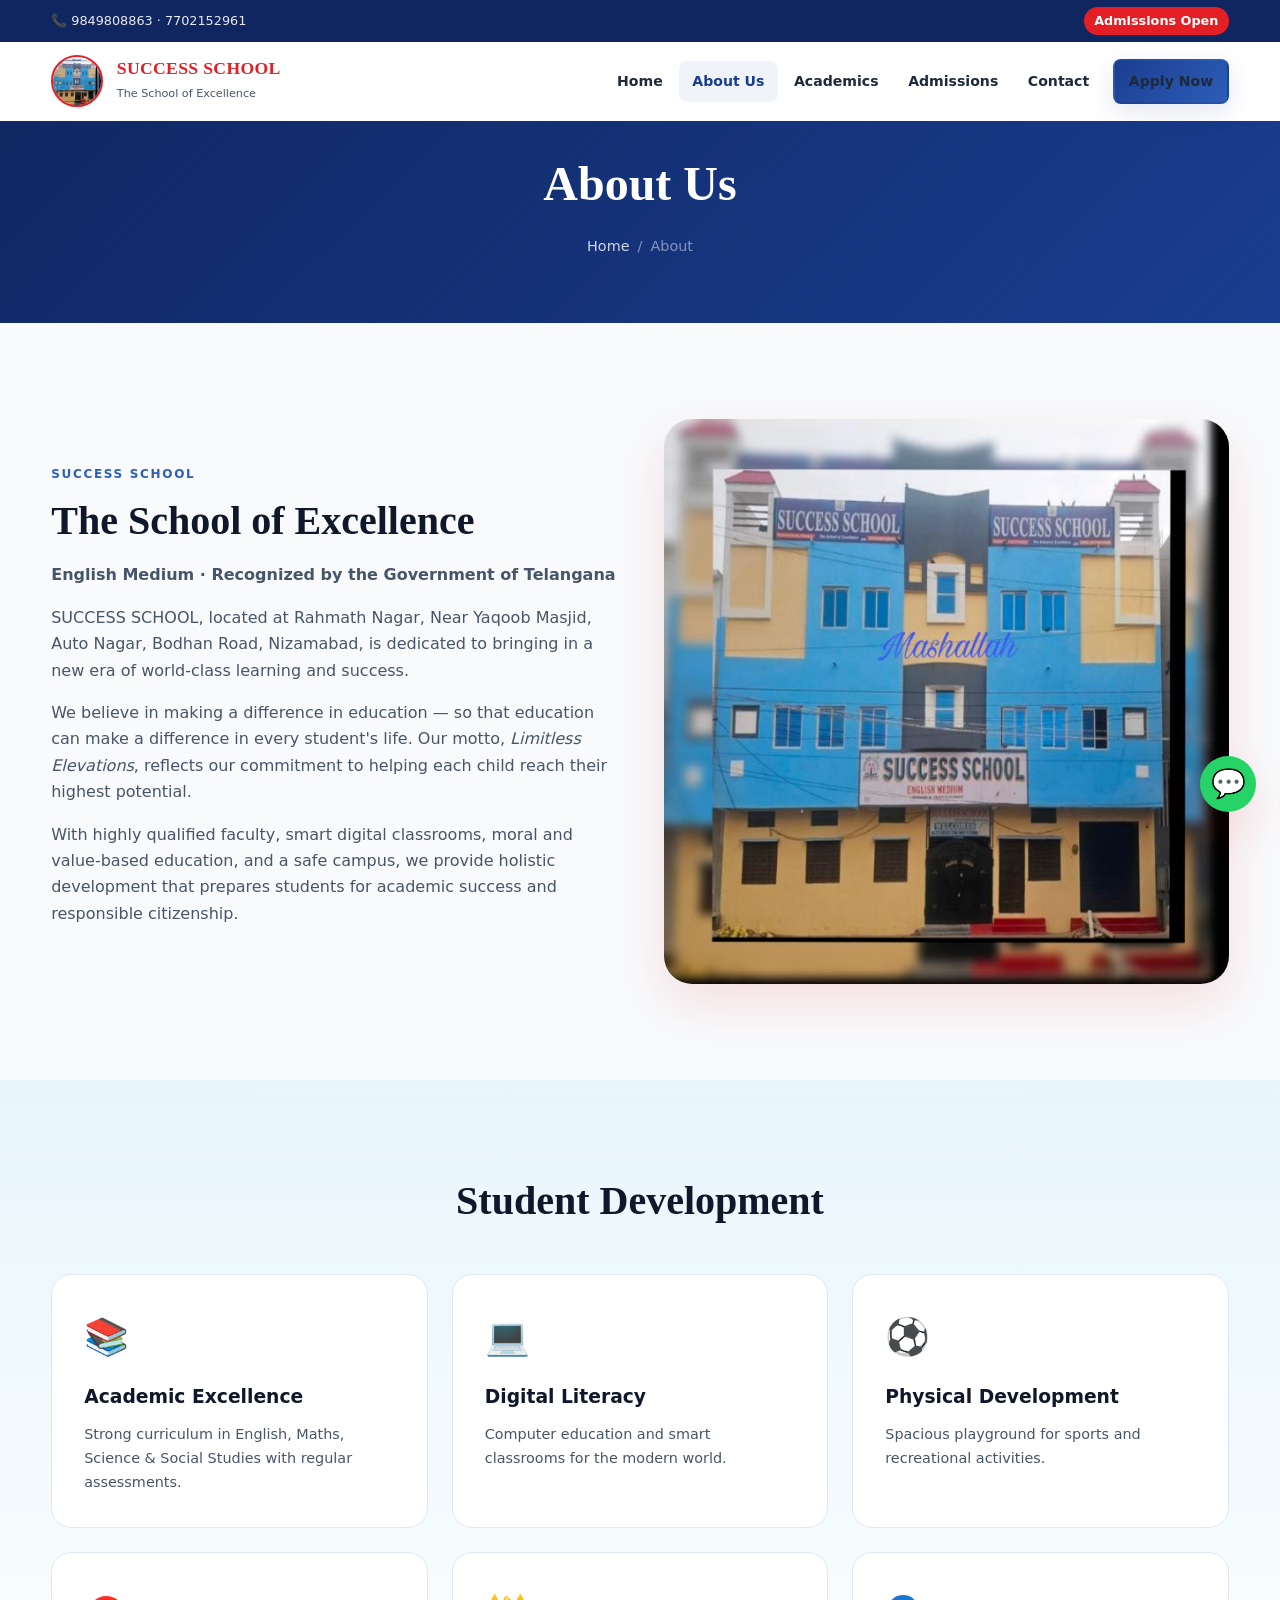
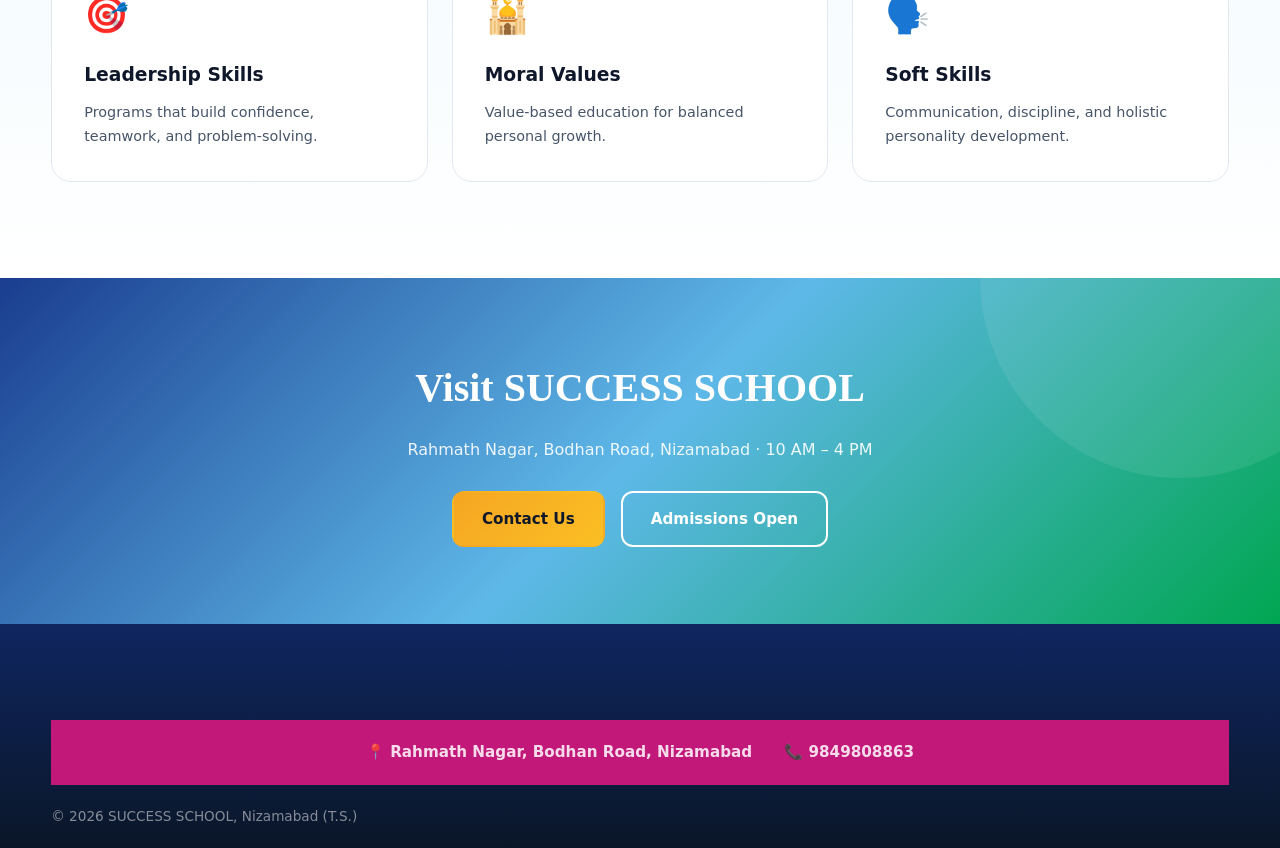
<file: about.html>
<!DOCTYPE html>
<html lang="en">
<head>
  <meta charset="UTF-8">
  <meta name="viewport" content="width=device-width, initial-scale=1.0">
  <meta name="description" content="About SUCCESS SCHOOL Nizamabad — English medium, Govt. of Telangana recognized, The School of Excellence.">
  <title>About Us | SUCCESS SCHOOL</title>
  <link rel="stylesheet" href="css/main.css">
</head>
<body>
  <header class="header scrolled">
    <div class="top-bar"><div class="container"><div class="top-bar-links"><span>📞 9849808863 · 7702152961</span></div><div class="top-bar-links"><span class="admissions-pill">Admissions Open</span></div></div></div>
    <nav class="navbar"><div class="container">
      <a href="index.html" class="logo"><div class="logo-icon"><img src="assets/logo.jpg" alt="" width="52" height="52" onerror="this.parentElement.textContent='SS'"></div><div class="logo-text"><h1>SUCCESS SCHOOL</h1><span>The School of Excellence</span></div></a>
      <button class="nav-toggle" aria-label="Toggle menu"><span></span><span></span><span></span></button>
      <ul class="nav-menu">
        <li><a href="index.html">Home</a></li><li><a href="about.html" class="active">About Us</a></li><li><a href="academics.html">Academics</a></li><li><a href="admissions.html">Admissions</a></li><li><a href="contact.html">Contact</a></li>
        <li class="nav-cta"><a href="admissions.html" class="btn btn-primary">Apply Now</a></li>
      </ul>
    </div></nav><div class="nav-overlay"></div>
  </header>

  <main>
    <section class="page-hero"><div class="container reveal"><h1>About Us</h1><nav class="breadcrumb"><a href="index.html">Home</a><span>/</span><span>About</span></nav></div></section>

    <section class="section">
      <div class="container content-two-col reveal">
        <div class="content-block">
          <span class="section-label">SUCCESS SCHOOL</span>
          <h2 class="section-title" style="text-align:left;">The School of Excellence</h2>
          <p><strong>English Medium · Recognized by the Government of Telangana</strong></p>
          <p style="margin-top:1rem;">SUCCESS SCHOOL, located at Rahmath Nagar, Near Yaqoob Masjid, Auto Nagar, Bodhan Road, Nizamabad, is dedicated to bringing in a new era of world-class learning and success.</p>
          <p>We believe in making a difference in education — so that education can make a difference in every student's life. Our motto, <em>Limitless Elevations</em>, reflects our commitment to helping each child reach their highest potential.</p>
          <p>With highly qualified faculty, smart digital classrooms, moral and value-based education, and a safe campus, we provide holistic development that prepares students for academic success and responsible citizenship.</p>
        </div>
        <div><img src="assets/logo.jpg" alt="SUCCESS SCHOOL brochure" style="border-radius:var(--radius-xl);box-shadow:var(--shadow-lg);" onerror="this.src='https://images.unsplash.com/photo-1580582932707-520aed937b7b?w=800&q=80'"></div>
      </div>
    </section>

    <section class="section" style="background:linear-gradient(180deg,#e8f6fc,#fff);">
      <div class="container">
        <header class="section-header reveal"><h2 class="section-title">Student Development</h2></header>
        <div class="programs-grid reveal">
          <div class="program-card"><div class="program-icon">📚</div><h3>Academic Excellence</h3><p>Strong curriculum in English, Maths, Science & Social Studies with regular assessments.</p></div>
          <div class="program-card"><div class="program-icon">💻</div><h3>Digital Literacy</h3><p>Computer education and smart classrooms for the modern world.</p></div>
          <div class="program-card"><div class="program-icon">⚽</div><h3>Physical Development</h3><p>Spacious playground for sports and recreational activities.</p></div>
          <div class="program-card"><div class="program-icon">🎯</div><h3>Leadership Skills</h3><p>Programs that build confidence, teamwork, and problem-solving.</p></div>
          <div class="program-card"><div class="program-icon">🕌</div><h3>Moral Values</h3><p>Value-based education for balanced personal growth.</p></div>
          <div class="program-card"><div class="program-icon">🗣️</div><h3>Soft Skills</h3><p>Communication, discipline, and holistic personality development.</p></div>
        </div>
      </div>
    </section>

    <section class="cta-section rainbow-cta"><div class="container reveal"><h2>Visit SUCCESS SCHOOL</h2><p>Rahmath Nagar, Bodhan Road, Nizamabad · 10 AM – 4 PM</p><div class="cta-btns"><a href="contact.html" class="btn btn-accent">Contact Us</a><a href="admissions.html" class="btn btn-outline">Admissions Open</a></div></div></section>
  </main>

  <footer class="footer"><div class="container"><div class="footer-contact-strip"><div class="container"><span>📍 Rahmath Nagar, Bodhan Road, Nizamabad</span><span>📞 9849808863</span></div></div><div class="footer-bottom"><p>© 2026 SUCCESS SCHOOL, Nizamabad (T.S.)</p></div></div></footer>
  <a href="https://wa.me/919849808863" class="whatsapp-float" target="_blank" rel="noopener" aria-label="WhatsApp">💬</a>
  <button class="back-to-top" type="button">↑</button>
  <script src="js/main.js" defer></script>
</body>
</html>
</file>
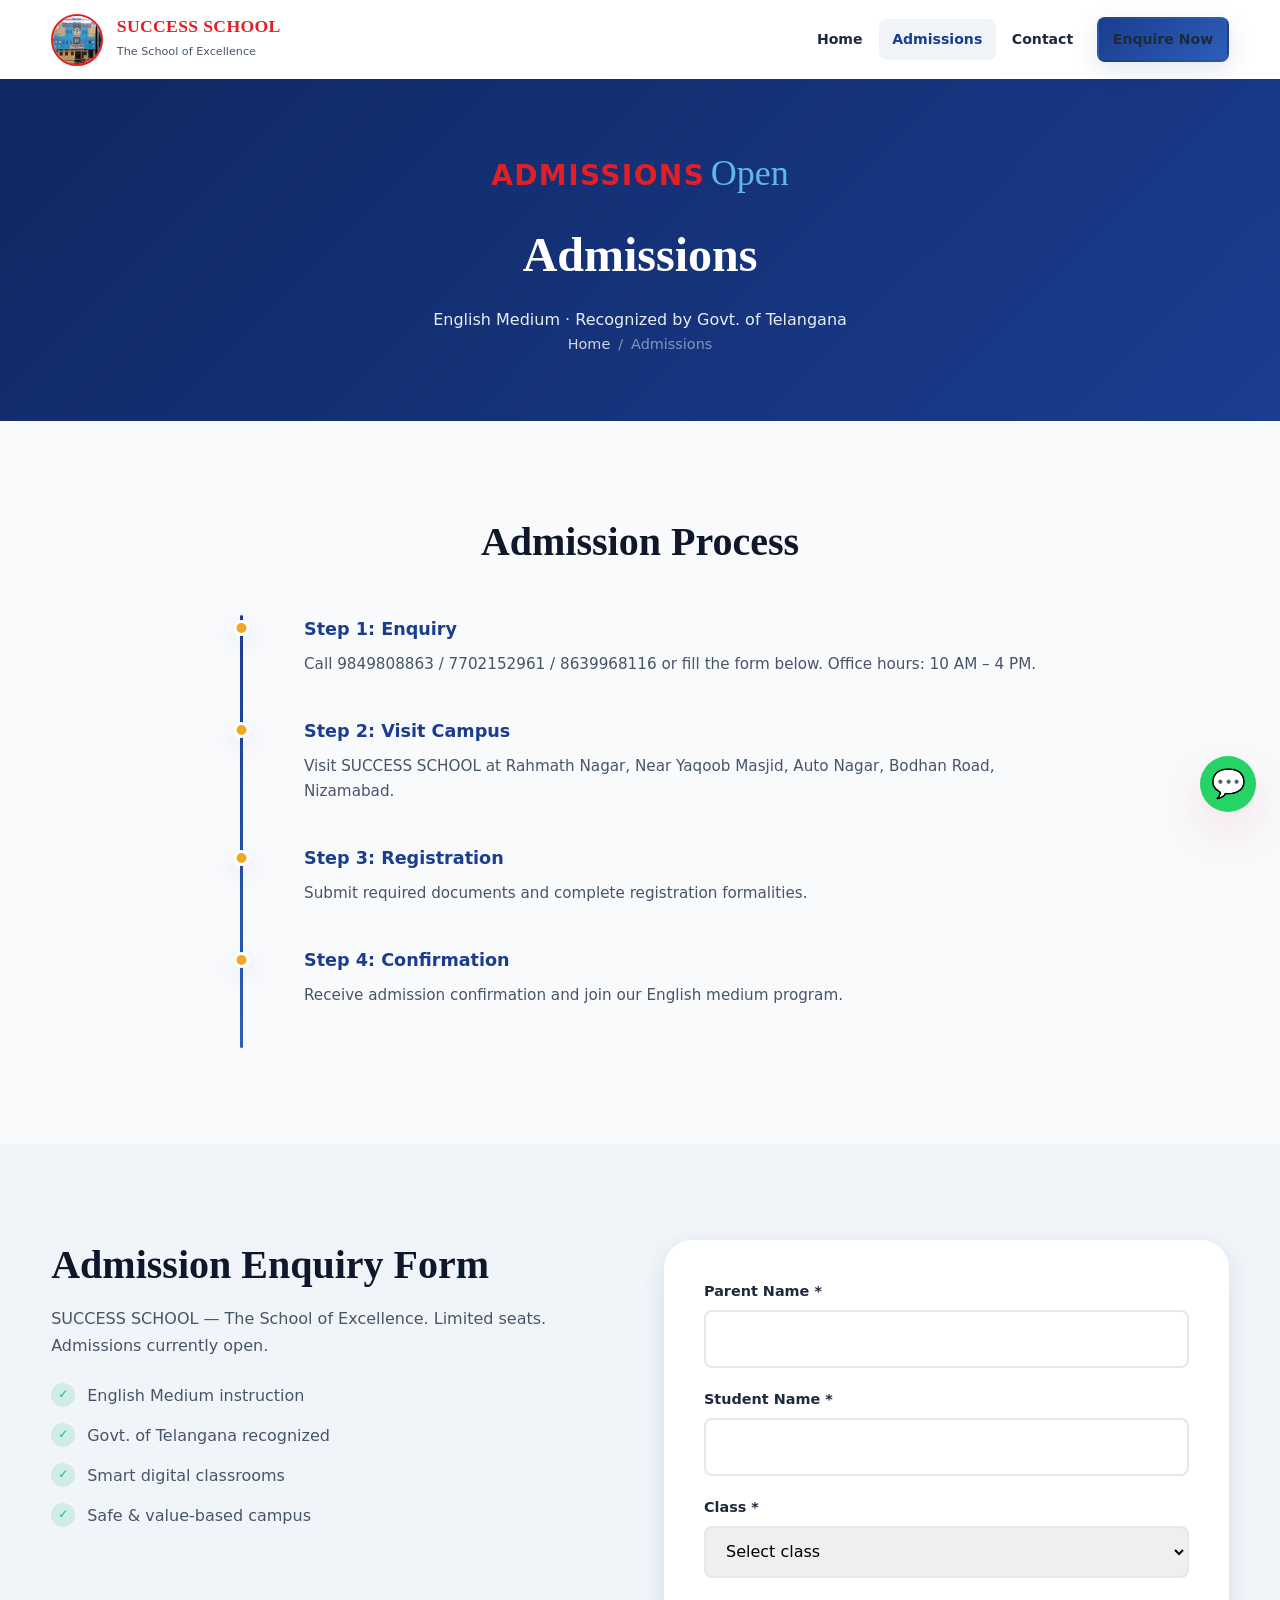
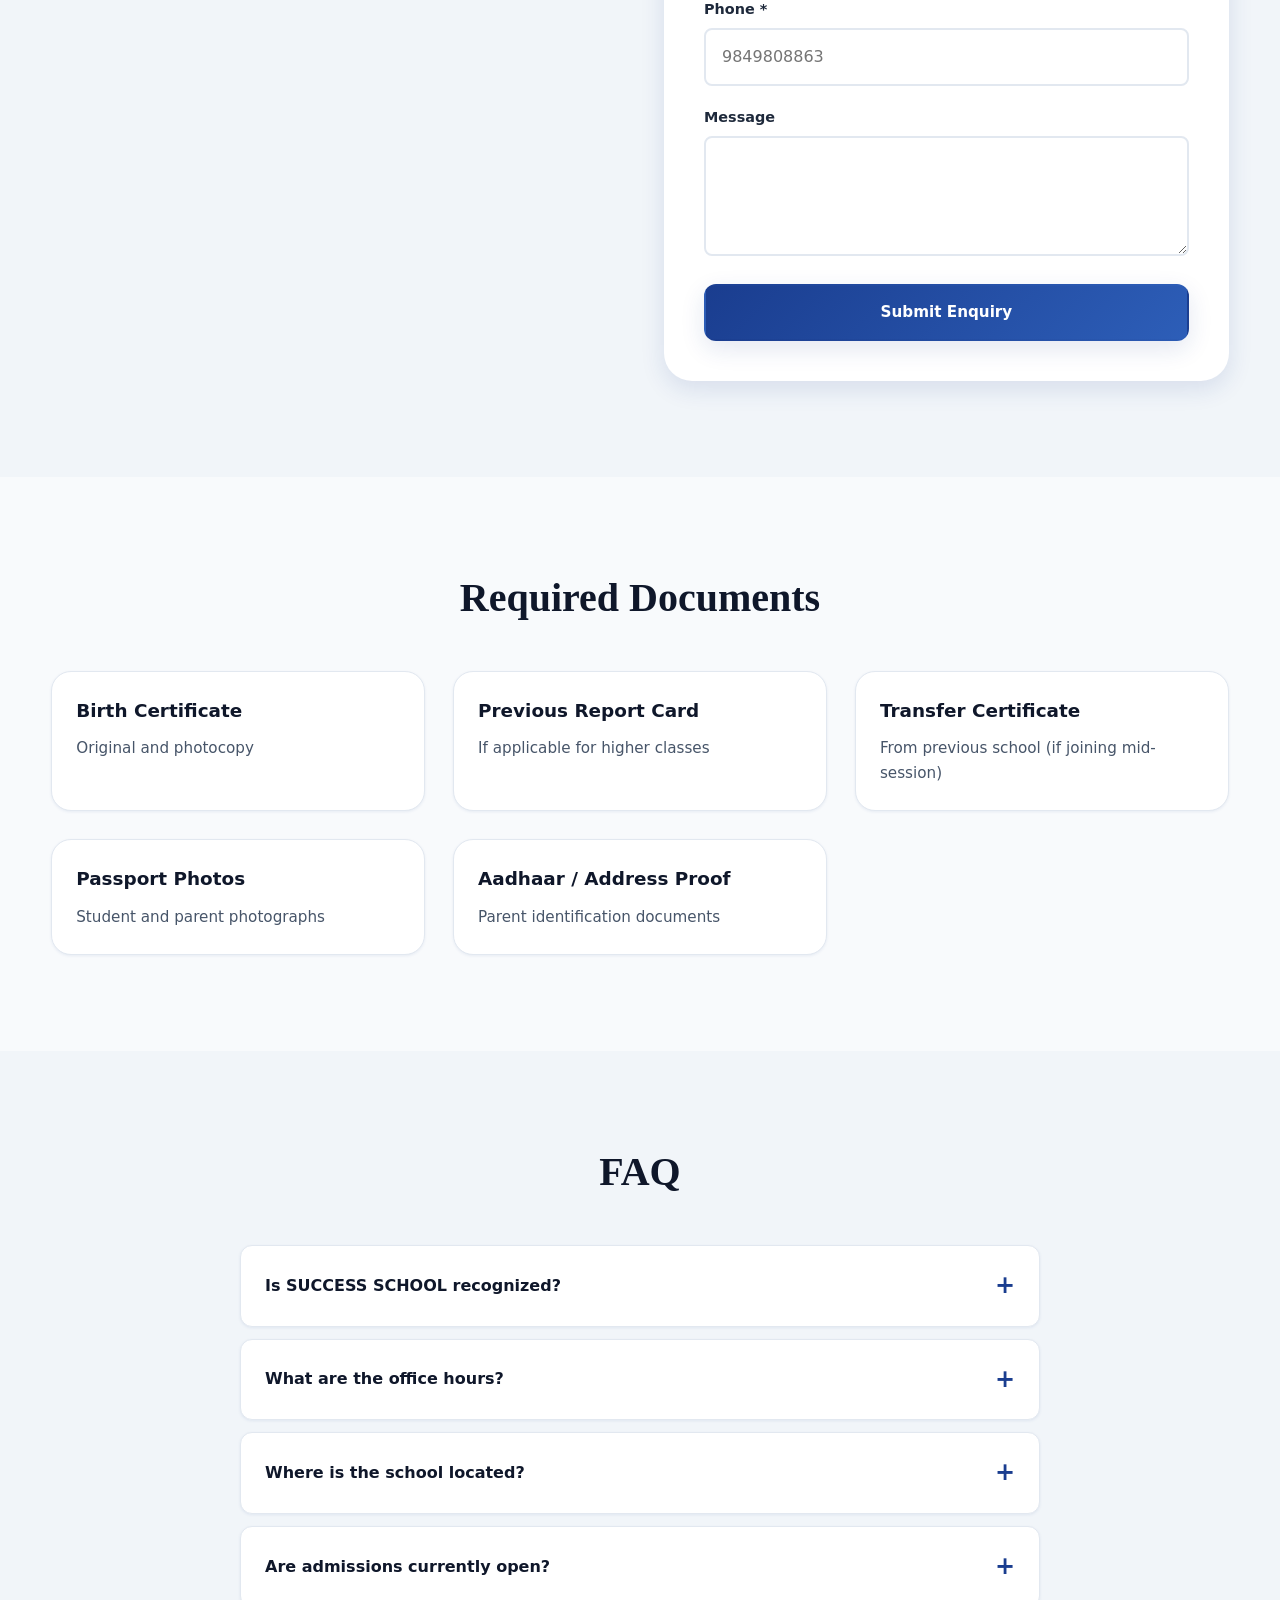
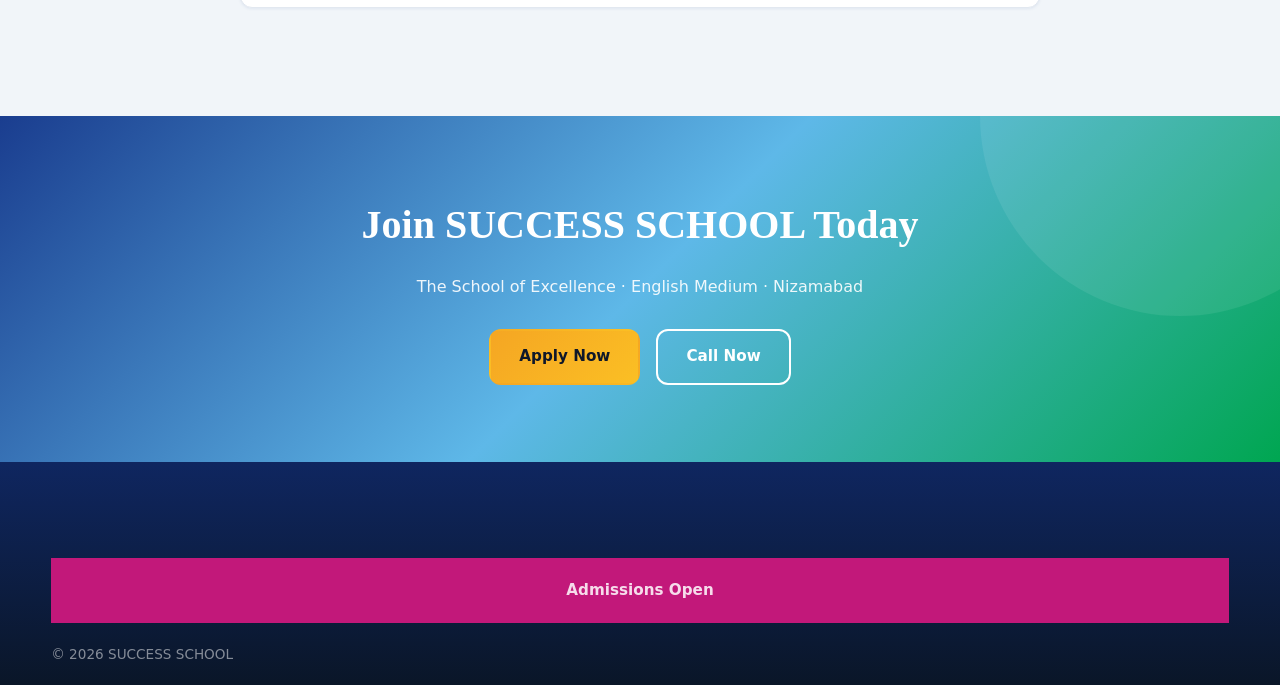
<file: admissions.html>
<!DOCTYPE html>
<html lang="en">
<head>
  <meta charset="UTF-8">
  <meta name="viewport" content="width=device-width, initial-scale=1.0">
  <meta name="description" content="Admissions Open at SUCCESS SCHOOL Nizamabad — English Medium, Govt. of Telangana recognized. Apply now.">
  <title>Admissions Open | SUCCESS SCHOOL</title>
  <link rel="stylesheet" href="css/main.css">
</head>
<body>
  <header class="header scrolled"><nav class="navbar"><div class="container">
    <a href="index.html" class="logo"><div class="logo-icon"><img src="assets/logo.jpg" alt="" width="52" height="52" onerror="this.parentElement.textContent='SS'"></div><div class="logo-text"><h1>SUCCESS SCHOOL</h1><span>The School of Excellence</span></div></a>
    <button class="nav-toggle" aria-label="Toggle menu"><span></span><span></span><span></span></button>
    <ul class="nav-menu">
      <li><a href="index.html">Home</a></li><li><a href="admissions.html" class="active">Admissions</a></li><li><a href="contact.html">Contact</a></li>
      <li class="nav-cta"><a href="#enquiry" class="btn btn-primary">Enquire Now</a></li>
    </ul>
  </div></nav><div class="nav-overlay"></div></header>

  <main>
    <section class="page-hero"><div class="container reveal">
      <p class="hero-admission-badge" style="justify-content:center;margin-bottom:0.75rem;"><span class="admissions-text">ADMISSIONS</span><span class="open-text">Open</span></p>
      <h1>Admissions</h1>
      <p style="color:rgba(255,255,255,0.9);">English Medium · Recognized by Govt. of Telangana</p>
      <nav class="breadcrumb"><a href="index.html">Home</a><span>/</span><span>Admissions</span></nav>
    </div></section>

    <section class="section">
      <div class="container reveal">
        <header class="section-header"><h2 class="section-title">Admission Process</h2></header>
        <div class="timeline">
          <div class="timeline-item"><h3>Step 1: Enquiry</h3><p>Call 9849808863 / 7702152961 / 8639968116 or fill the form below. Office hours: 10 AM – 4 PM.</p></div>
          <div class="timeline-item"><h3>Step 2: Visit Campus</h3><p>Visit SUCCESS SCHOOL at Rahmath Nagar, Near Yaqoob Masjid, Auto Nagar, Bodhan Road, Nizamabad.</p></div>
          <div class="timeline-item"><h3>Step 3: Registration</h3><p>Submit required documents and complete registration formalities.</p></div>
          <div class="timeline-item"><h3>Step 4: Confirmation</h3><p>Receive admission confirmation and join our English medium program.</p></div>
        </div>
      </div>
    </section>

    <section class="section" style="background:var(--gray-50);" id="enquiry">
      <div class="container form-section reveal">
        <div>
          <h2 class="section-title" style="text-align:left;">Admission Enquiry Form</h2>
          <p style="color:var(--gray-600);margin:1rem 0;">SUCCESS SCHOOL — The School of Excellence. Limited seats. Admissions currently open.</p>
          <ul class="feature-list">
            <li>English Medium instruction</li>
            <li>Govt. of Telangana recognized</li>
            <li>Smart digital classrooms</li>
            <li>Safe & value-based campus</li>
          </ul>
        </div>
        <form class="form-card" id="admissionForm" novalidate>
          <div class="form-group"><label for="parentName">Parent Name *</label><input type="text" id="parentName" required></div>
          <div class="form-group"><label for="childName">Student Name *</label><input type="text" id="childName" required></div>
          <div class="form-group"><label for="classApply">Class *</label>
            <select id="classApply" required>
              <option value="">Select class</option>
              <option>Nursery</option><option>LKG</option><option>UKG</option>
              <option>Class I</option><option>Class II</option><option>Class III</option>
              <option>Class IV</option><option>Class V</option><option>Class VI</option>
              <option>Class VII</option><option>Class VIII</option><option>Class IX</option>
              <option>Class X</option>
            </select>
          </div>
          <div class="form-group"><label for="phone">Phone *</label><input type="tel" id="phone" required placeholder="9849808863"></div>
          <div class="form-group"><label for="message">Message</label><textarea id="message"></textarea></div>
          <button type="submit" class="btn btn-primary" style="width:100%;">Submit Enquiry</button>
        </form>
      </div>
    </section>

    <section class="section">
      <div class="container reveal">
        <header class="section-header"><h2 class="section-title">Required Documents</h2></header>
        <div class="cards-grid">
          <article class="card"><div class="card-body"><h3>Birth Certificate</h3><p>Original and photocopy</p></div></article>
          <article class="card"><div class="card-body"><h3>Previous Report Card</h3><p>If applicable for higher classes</p></div></article>
          <article class="card"><div class="card-body"><h3>Transfer Certificate</h3><p>From previous school (if joining mid-session)</p></div></article>
          <article class="card"><div class="card-body"><h3>Passport Photos</h3><p>Student and parent photographs</p></div></article>
          <article class="card"><div class="card-body"><h3>Aadhaar / Address Proof</h3><p>Parent identification documents</p></div></article>
        </div>
      </div>
    </section>

    <section class="section" style="background:var(--gray-50);">
      <div class="container reveal">
        <header class="section-header"><h2 class="section-title">FAQ</h2></header>
        <div class="faq-list">
          <div class="faq-item"><button class="faq-question" type="button">Is SUCCESS SCHOOL recognized?</button><div class="faq-answer"><div class="faq-answer-inner">Yes. SUCCESS SCHOOL is recognized by the Government of Telangana and offers English medium education.</div></div></div>
          <div class="faq-item"><button class="faq-question" type="button">What are the office hours?</button><div class="faq-answer"><div class="faq-answer-inner">Monday to Saturday, 10:00 AM to 4:00 PM. Contact: 9849808863, 7702152961, 8639968116.</div></div></div>
          <div class="faq-item"><button class="faq-question" type="button">Where is the school located?</button><div class="faq-answer"><div class="faq-answer-inner">Rahmath Nagar, Near Yaqoob Masjid, Auto Nagar, Bodhan Road, Nizamabad, Telangana.</div></div></div>
          <div class="faq-item"><button class="faq-question" type="button">Are admissions currently open?</button><div class="faq-answer"><div class="faq-answer-inner">Yes! Admissions are open. Call us or submit the enquiry form above to secure your child's seat.</div></div></div>
        </div>
      </div>
    </section>

    <section class="cta-section rainbow-cta"><div class="container reveal">
      <h2>Join SUCCESS SCHOOL Today</h2>
      <p>The School of Excellence · English Medium · Nizamabad</p>
      <div class="cta-btns"><a href="#enquiry" class="btn btn-accent">Apply Now</a><a href="tel:9849808863" class="btn btn-outline">Call Now</a></div>
    </div></section>
  </main>

  <footer class="footer"><div class="container"><div class="footer-contact-strip"><div class="container"><span>Admissions Open</span></div></div><div class="footer-bottom"><p>© 2026 SUCCESS SCHOOL</p></div></div></footer>
  <a href="https://wa.me/919849808863" class="whatsapp-float" target="_blank" rel="noopener" aria-label="WhatsApp">💬</a>
  <button class="back-to-top" type="button">↑</button>
  <script src="js/main.js" defer></script>
</body>
</html>
</file>
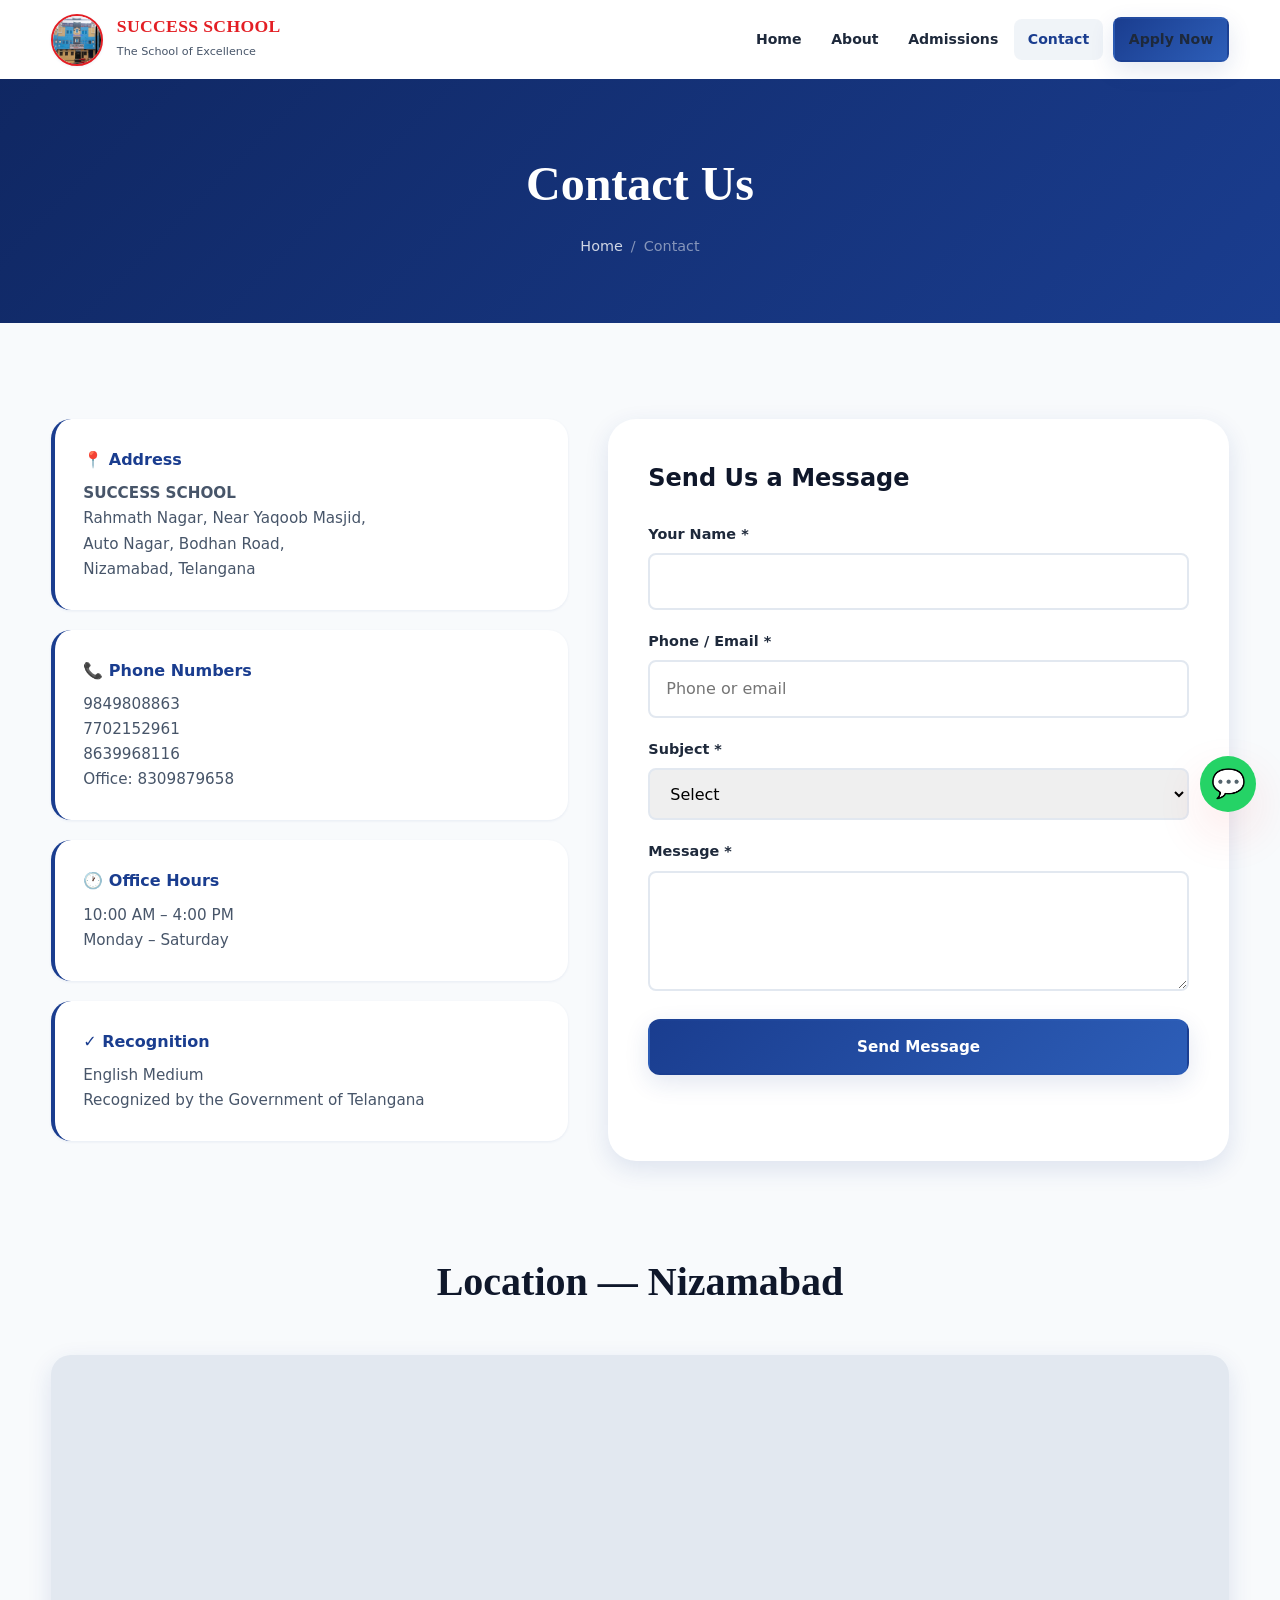
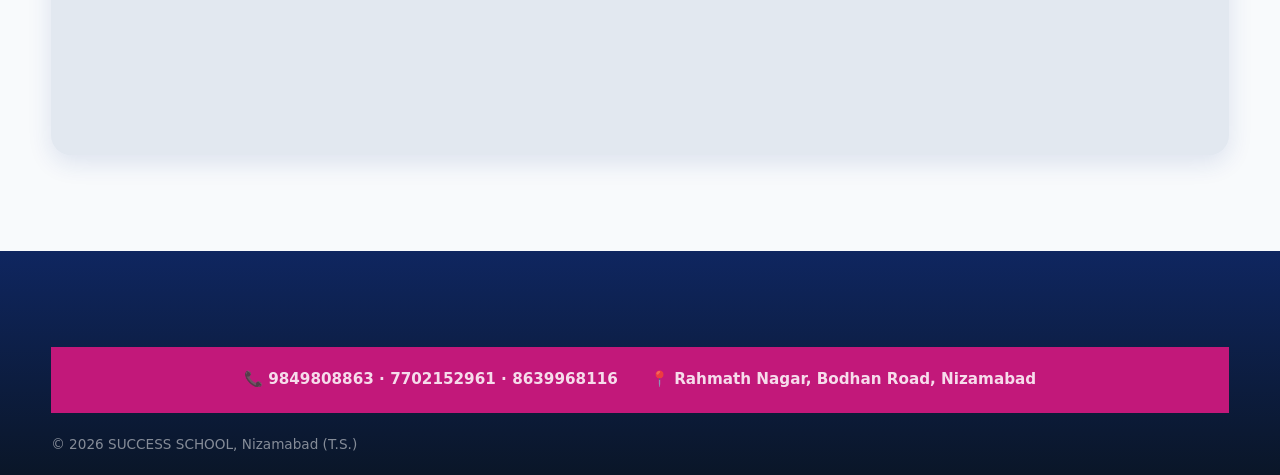
<file: contact.html>
<!DOCTYPE html>
<html lang="en">
<head>
  <meta charset="UTF-8">
  <meta name="viewport" content="width=device-width, initial-scale=1.0">
  <meta name="description" content="Contact SUCCESS SCHOOL Nizamabad — Rahmath Nagar, Bodhan Road. Phone: 9849808863, 7702152961, 8639968116.">
  <title>Contact Us | SUCCESS SCHOOL</title>
  <link rel="stylesheet" href="css/main.css">
</head>
<body>
  <header class="header scrolled"><nav class="navbar"><div class="container">
    <a href="index.html" class="logo"><div class="logo-icon"><img src="assets/logo.jpg" alt="" width="52" height="52" onerror="this.parentElement.textContent='SS'"></div><div class="logo-text"><h1>SUCCESS SCHOOL</h1><span>The School of Excellence</span></div></a>
    <button class="nav-toggle" aria-label="Toggle menu"><span></span><span></span><span></span></button>
    <ul class="nav-menu">
      <li><a href="index.html">Home</a></li><li><a href="about.html">About</a></li><li><a href="admissions.html">Admissions</a></li><li><a href="contact.html" class="active">Contact</a></li>
      <li class="nav-cta"><a href="admissions.html" class="btn btn-primary">Apply Now</a></li>
    </ul>
  </div></nav><div class="nav-overlay"></div></header>

  <main>
    <section class="page-hero"><div class="container reveal"><h1>Contact Us</h1><nav class="breadcrumb"><a href="index.html">Home</a><span>/</span><span>Contact</span></nav></div></section>

    <section class="section">
      <div class="container contact-grid reveal">
        <div>
          <div class="contact-info-card"><h4>📍 Address</h4><p><strong>SUCCESS SCHOOL</strong><br>Rahmath Nagar, Near Yaqoob Masjid,<br>Auto Nagar, Bodhan Road,<br>Nizamabad, Telangana</p></div>
          <div class="contact-info-card"><h4>📞 Phone Numbers</h4><p><a href="tel:9849808863">9849808863</a><br><a href="tel:7702152961">7702152961</a><br><a href="tel:8639968116">8639968116</a><br>Office: <a href="tel:8309879658">8309879658</a></p></div>
          <div class="contact-info-card"><h4>🕐 Office Hours</h4><p>10:00 AM – 4:00 PM<br>Monday – Saturday</p></div>
          <div class="contact-info-card"><h4>✓ Recognition</h4><p>English Medium<br>Recognized by the Government of Telangana</p></div>
        </div>
        <form class="form-card" id="contactForm" novalidate>
          <h2 style="margin-bottom:1.5rem;color:var(--gray-900);">Send Us a Message</h2>
          <div class="form-group"><label for="name">Your Name *</label><input type="text" id="name" name="name" required></div>
          <div class="form-group"><label for="contactEmail">Phone / Email *</label><input type="text" id="contactEmail" name="contact" required placeholder="Phone or email"></div>
          <div class="form-group"><label for="subject">Subject *</label>
            <select id="subject" name="subject" required>
              <option value="">Select</option>
              <option>Admission Enquiry</option>
              <option>General Information</option>
              <option>Parent Feedback</option>
              <option>Other</option>
            </select>
          </div>
          <div class="form-group"><label for="contactMessage">Message *</label><textarea id="contactMessage" name="message" required></textarea></div>
          <button type="submit" class="btn btn-primary" style="width:100%;">Send Message</button>
        </form>
      </div>
    </section>

    <section class="section" style="padding-top:0;">
      <div class="container reveal">
        <header class="section-header"><h2 class="section-title">Location — Nizamabad</h2></header>
        <div class="map-container">
          <iframe src="https://www.google.com/maps/embed?pb=!1m18!1m12!1m3!1d3802.8!2d78.0948!3d18.6725!2m3!1f0!2f0!3f0!3m2!1i1024!2i768!4f13.1!3m3!1m2!1s0x3a52d7005c4d8c8f%3A0x89e3b8f8f8f8f8f8!2sNizamabad%2C%20Telangana%20503001!5e0!3m2!1sen!2sin!4v1" allowfullscreen loading="lazy" title="SUCCESS SCHOOL — Nizamabad map"></iframe>
        </div>
      </div>
    </section>
  </main>

  <footer class="footer"><div class="container"><div class="footer-contact-strip"><div class="container"><span>📞 9849808863 · 7702152961 · 8639968116</span><span>📍 Rahmath Nagar, Bodhan Road, Nizamabad</span></div></div><div class="footer-bottom"><p>© 2026 SUCCESS SCHOOL, Nizamabad (T.S.)</p></div></div></footer>
  <a href="https://wa.me/919849808863" class="whatsapp-float" target="_blank" rel="noopener" aria-label="WhatsApp">💬</a>
  <button class="back-to-top" type="button">↑</button>
  <script src="js/main.js" defer></script>
</body>
</html>
</file>
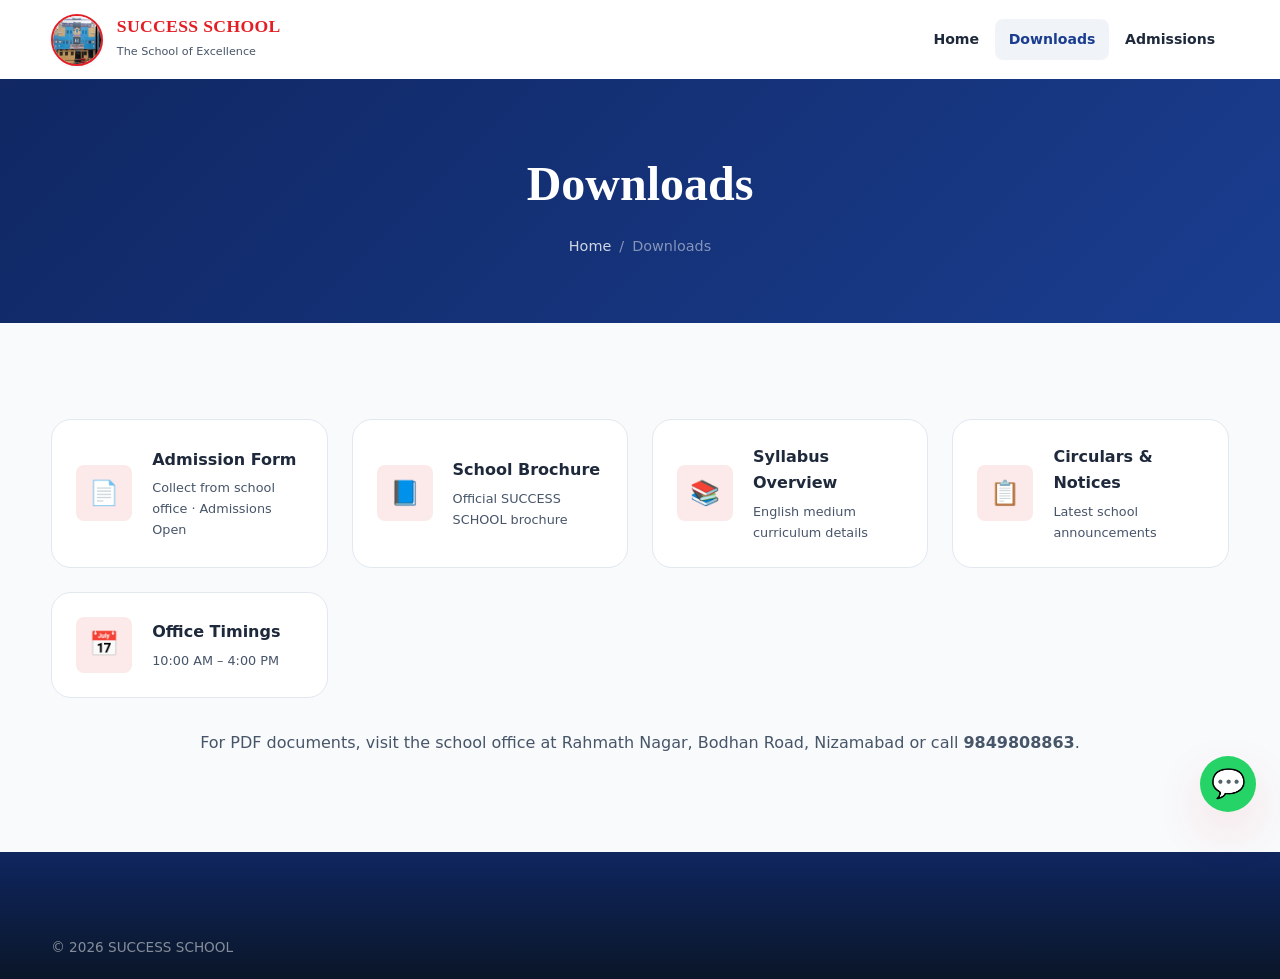
<file: downloads.html>
<!DOCTYPE html>
<html lang="en">
<head>
  <meta charset="UTF-8">
  <meta name="viewport" content="width=device-width, initial-scale=1.0">
  <meta name="description" content="Downloads — SUCCESS SCHOOL admission form, prospectus, syllabus, Nizamabad.">
  <title>Downloads | SUCCESS SCHOOL</title>
  <link rel="stylesheet" href="css/main.css">
</head>
<body>
  <header class="header scrolled"><nav class="navbar"><div class="container">
    <a href="index.html" class="logo"><div class="logo-icon"><img src="assets/logo.jpg" alt="" width="52" height="52" onerror="this.parentElement.textContent='SS'"></div><div class="logo-text"><h1>SUCCESS SCHOOL</h1><span>The School of Excellence</span></div></a>
    <button class="nav-toggle" aria-label="Toggle menu"><span></span><span></span><span></span></button>
    <ul class="nav-menu"><li><a href="index.html">Home</a></li><li><a href="downloads.html" class="active">Downloads</a></li><li><a href="admissions.html">Admissions</a></li></ul>
  </div></nav><div class="nav-overlay"></div></header>

  <main>
    <section class="page-hero"><div class="container reveal"><h1>Downloads</h1><nav class="breadcrumb"><a href="index.html">Home</a><span>/</span><span>Downloads</span></nav></div></section>

    <section class="section">
      <div class="container reveal">
        <div class="downloads-grid">
          <a href="admissions.html" class="download-card"><div class="download-icon">📄</div><div class="download-info"><h3>Admission Form</h3><p>Collect from school office · Admissions Open</p></div></a>
          <a href="assets/brochure.png" class="download-card" download><div class="download-icon">📘</div><div class="download-info"><h3>School Brochure</h3><p>Official SUCCESS SCHOOL brochure</p></div></a>
          <a href="academics.html" class="download-card"><div class="download-icon">📚</div><div class="download-info"><h3>Syllabus Overview</h3><p>English medium curriculum details</p></div></a>
          <a href="news-events.html" class="download-card"><div class="download-icon">📋</div><div class="download-info"><h3>Circulars & Notices</h3><p>Latest school announcements</p></div></a>
          <a href="contact.html" class="download-card"><div class="download-icon">📅</div><div class="download-info"><h3>Office Timings</h3><p>10:00 AM – 4:00 PM</p></div></a>
        </div>
        <p style="text-align:center;margin-top:2rem;color:var(--gray-600);">For PDF documents, visit the school office at Rahmath Nagar, Bodhan Road, Nizamabad or call <strong>9849808863</strong>.</p>
      </div>
    </section>
  </main>

  <footer class="footer"><div class="container"><div class="footer-bottom"><p>© 2026 SUCCESS SCHOOL</p></div></div></footer>
  <a href="https://wa.me/919849808863" class="whatsapp-float" target="_blank" rel="noopener" aria-label="WhatsApp">💬</a>
  <button class="back-to-top" type="button">↑</button>
  <script src="js/main.js" defer></script>
</body>
</html>
</file>
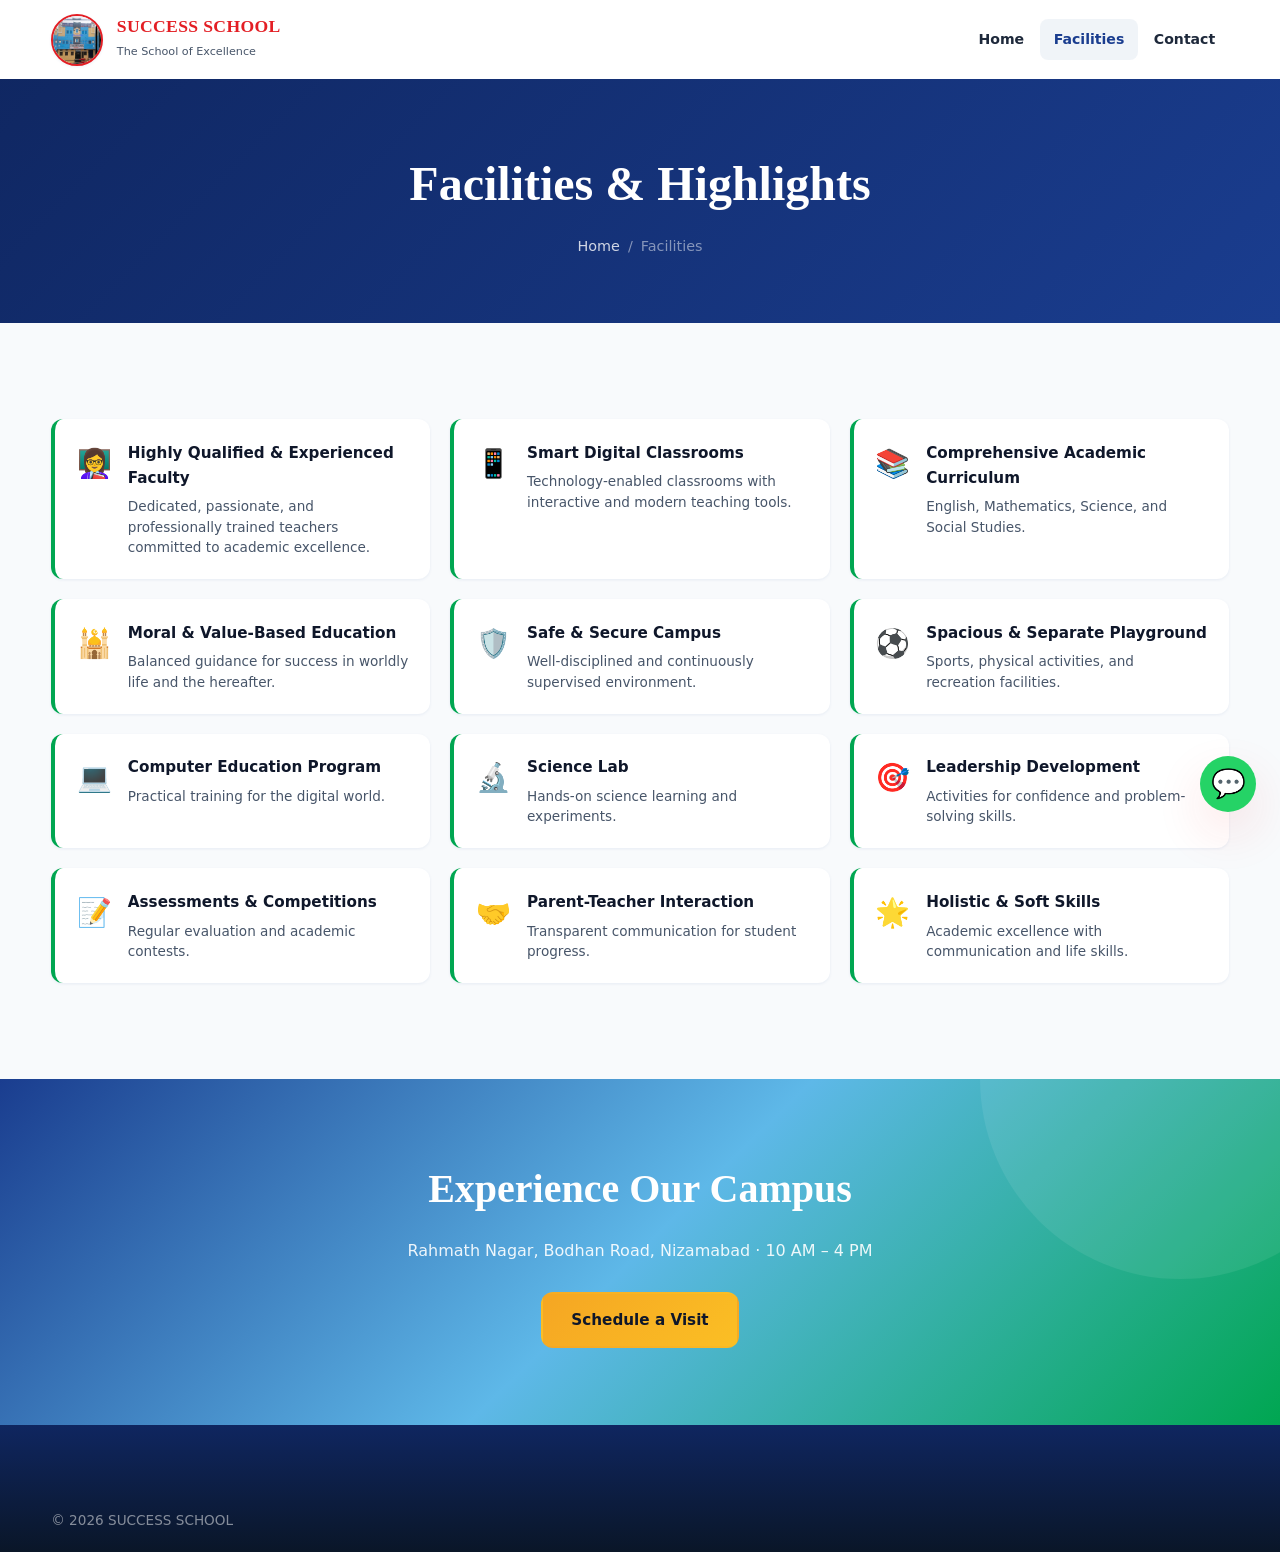
<file: facilities.html>
<!DOCTYPE html>
<html lang="en">
<head>
  <meta charset="UTF-8">
  <meta name="viewport" content="width=device-width, initial-scale=1.0">
  <meta name="description" content="Facilities at SUCCESS SCHOOL — Digital classrooms, computer lab, science lab, playground, safe campus, Nizamabad.">
  <title>Facilities & Highlights | SUCCESS SCHOOL</title>
  <link rel="stylesheet" href="css/main.css">
</head>
<body>
  <header class="header scrolled"><nav class="navbar"><div class="container">
    <a href="index.html" class="logo"><div class="logo-icon"><img src="assets/logo.jpg" alt="" width="52" height="52" onerror="this.parentElement.textContent='SS'"></div><div class="logo-text"><h1>SUCCESS SCHOOL</h1><span>The School of Excellence</span></div></a>
    <button class="nav-toggle" aria-label="Toggle menu"><span></span><span></span><span></span></button>
    <ul class="nav-menu"><li><a href="index.html">Home</a></li><li><a href="facilities.html" class="active">Facilities</a></li><li><a href="contact.html">Contact</a></li></ul>
  </div></nav><div class="nav-overlay"></div></header>

  <main>
    <section class="page-hero"><div class="container reveal"><h1>Facilities & Highlights</h1><nav class="breadcrumb"><a href="index.html">Home</a><span>/</span><span>Facilities</span></nav></div></section>

    <section class="section">
      <div class="container">
        <div class="facilities-highlights reveal">
          <div class="highlight-card"><span class="icon">👩‍🏫</span><div><h4>Highly Qualified & Experienced Faculty</h4><p>Dedicated, passionate, and professionally trained teachers committed to academic excellence.</p></div></div>
          <div class="highlight-card"><span class="icon">📱</span><div><h4>Smart Digital Classrooms</h4><p>Technology-enabled classrooms with interactive and modern teaching tools.</p></div></div>
          <div class="highlight-card"><span class="icon">📚</span><div><h4>Comprehensive Academic Curriculum</h4><p>English, Mathematics, Science, and Social Studies.</p></div></div>
          <div class="highlight-card"><span class="icon">🕌</span><div><h4>Moral & Value-Based Education</h4><p>Balanced guidance for success in worldly life and the hereafter.</p></div></div>
          <div class="highlight-card"><span class="icon">🛡️</span><div><h4>Safe & Secure Campus</h4><p>Well-disciplined and continuously supervised environment.</p></div></div>
          <div class="highlight-card"><span class="icon">⚽</span><div><h4>Spacious & Separate Playground</h4><p>Sports, physical activities, and recreation facilities.</p></div></div>
          <div class="highlight-card"><span class="icon">💻</span><div><h4>Computer Education Program</h4><p>Practical training for the digital world.</p></div></div>
          <div class="highlight-card"><span class="icon">🔬</span><div><h4>Science Lab</h4><p>Hands-on science learning and experiments.</p></div></div>
          <div class="highlight-card"><span class="icon">🎯</span><div><h4>Leadership Development</h4><p>Activities for confidence and problem-solving skills.</p></div></div>
          <div class="highlight-card"><span class="icon">📝</span><div><h4>Assessments & Competitions</h4><p>Regular evaluation and academic contests.</p></div></div>
          <div class="highlight-card"><span class="icon">🤝</span><div><h4>Parent-Teacher Interaction</h4><p>Transparent communication for student progress.</p></div></div>
          <div class="highlight-card"><span class="icon">🌟</span><div><h4>Holistic & Soft Skills</h4><p>Academic excellence with communication and life skills.</p></div></div>
        </div>
      </div>
    </section>

    <section class="cta-section rainbow-cta"><div class="container reveal"><h2>Experience Our Campus</h2><p>Rahmath Nagar, Bodhan Road, Nizamabad · 10 AM – 4 PM</p><a href="contact.html" class="btn btn-accent">Schedule a Visit</a></div></section>
  </main>

  <footer class="footer"><div class="container"><div class="footer-bottom"><p>© 2026 SUCCESS SCHOOL</p></div></div></footer>
  <a href="https://wa.me/919849808863" class="whatsapp-float" target="_blank" rel="noopener" aria-label="WhatsApp">💬</a>
  <button class="back-to-top" type="button">↑</button>
  <script src="js/main.js" defer></script>
</body>
</html>
</file>
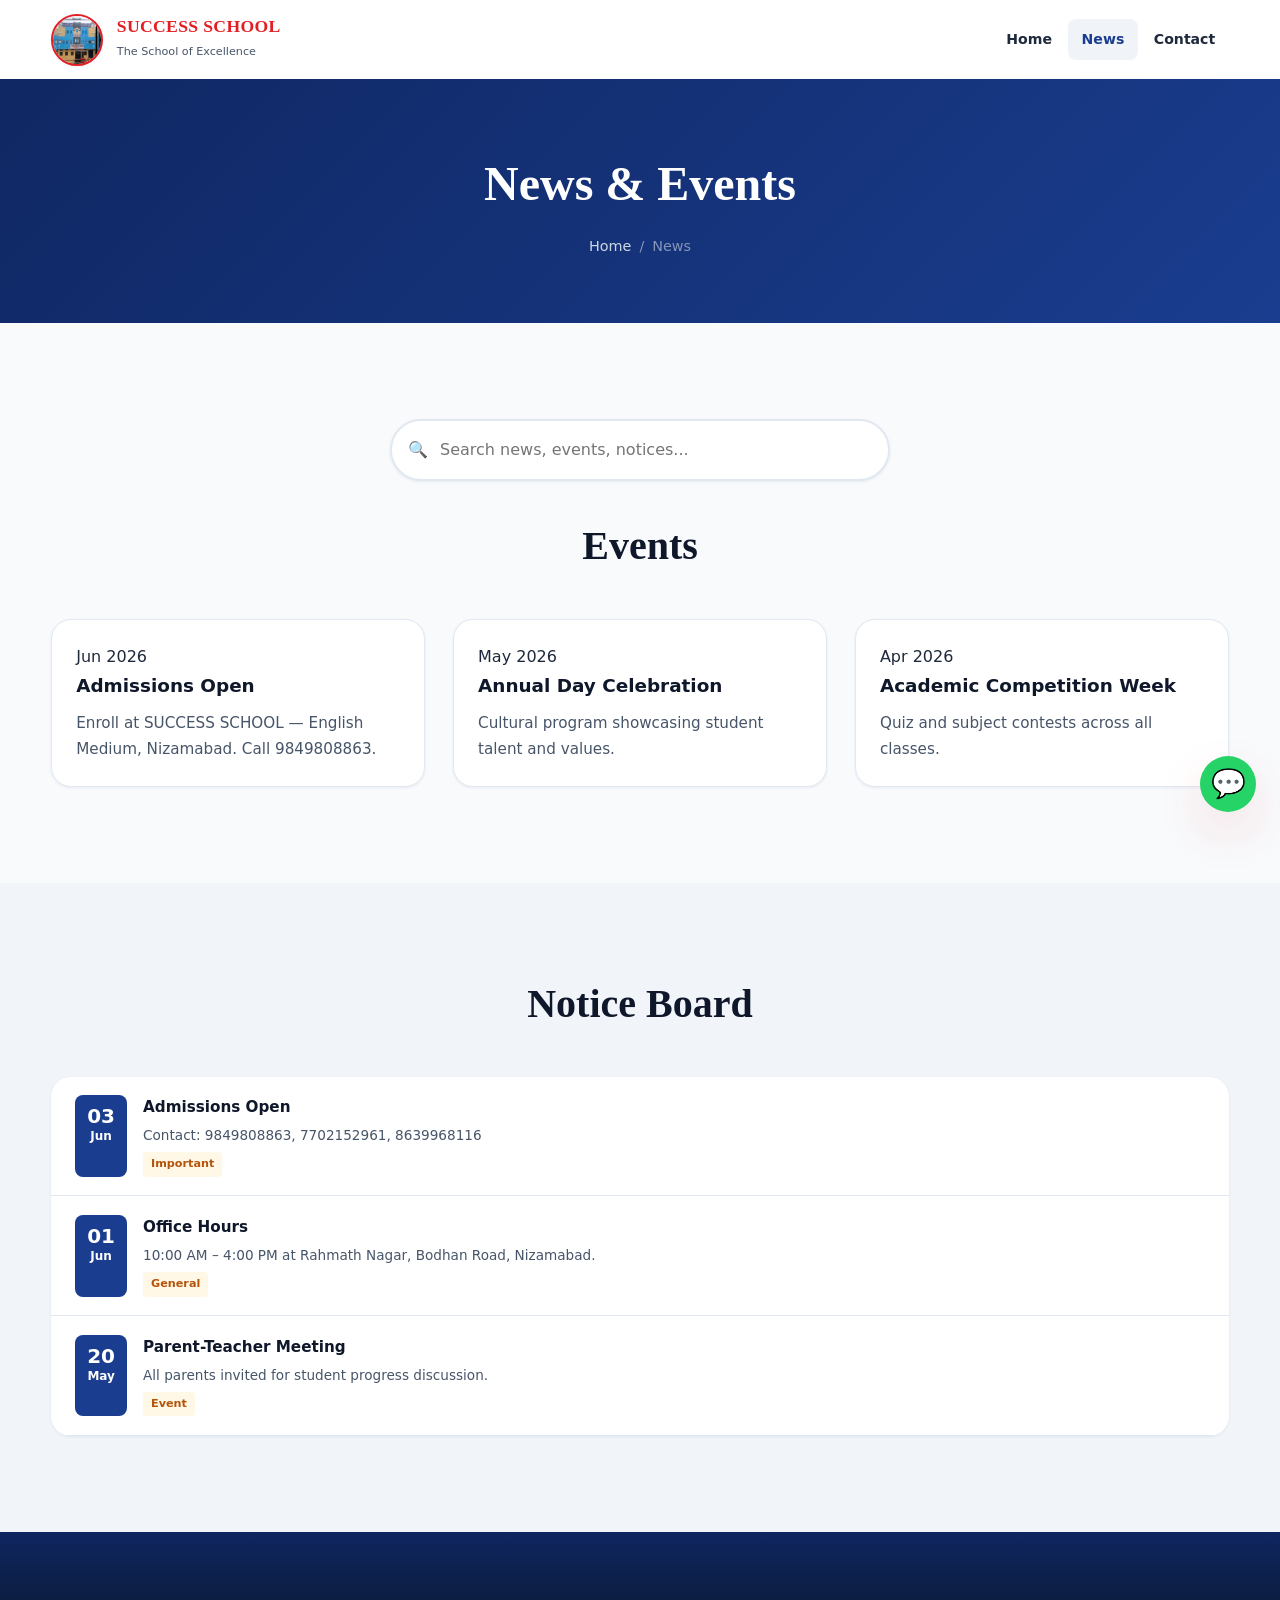
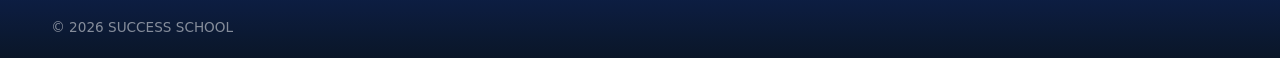
<file: news-events.html>
<!DOCTYPE html>
<html lang="en">
<head>
  <meta charset="UTF-8">
  <meta name="viewport" content="width=device-width, initial-scale=1.0">
  <meta name="description" content="News, events and notices — SUCCESS SCHOOL Nizamabad.">
  <title>News & Events | SUCCESS SCHOOL</title>
  <link rel="stylesheet" href="css/main.css">
</head>
<body>
  <header class="header scrolled"><nav class="navbar"><div class="container">
    <a href="index.html" class="logo"><div class="logo-icon"><img src="assets/logo.jpg" alt="" width="52" height="52" onerror="this.parentElement.textContent='SS'"></div><div class="logo-text"><h1>SUCCESS SCHOOL</h1><span>The School of Excellence</span></div></a>
    <button class="nav-toggle" aria-label="Toggle menu"><span></span><span></span><span></span></button>
    <ul class="nav-menu"><li><a href="index.html">Home</a></li><li><a href="news-events.html" class="active">News</a></li><li><a href="contact.html">Contact</a></li></ul>
  </div></nav><div class="nav-overlay"></div></header>

  <main>
    <section class="page-hero"><div class="container reveal"><h1>News & Events</h1><nav class="breadcrumb"><a href="index.html">Home</a><span>/</span><span>News</span></nav></div></section>

    <section class="section">
      <div class="container reveal">
        <div class="search-bar"><label for="newsSearch" class="sr-only">Search</label><input type="search" id="newsSearch" placeholder="Search news, events, notices..."></div>
        <header class="section-header"><h2 class="section-title">Events</h2></header>
        <div class="news-grid">
          <article class="card" data-searchable><div class="card-body"><div class="card-meta"><span>Jun 2026</span></div><h3>Admissions Open</h3><p>Enroll at SUCCESS SCHOOL — English Medium, Nizamabad. Call 9849808863.</p></div></article>
          <article class="card" data-searchable><div class="card-body"><div class="card-meta"><span>May 2026</span></div><h3>Annual Day Celebration</h3><p>Cultural program showcasing student talent and values.</p></div></article>
          <article class="card" data-searchable><div class="card-body"><div class="card-meta"><span>Apr 2026</span></div><h3>Academic Competition Week</h3><p>Quiz and subject contests across all classes.</p></div></article>
        </div>
      </div>
    </section>

    <section class="section" style="background:var(--gray-50);">
      <div class="container reveal">
        <header class="section-header"><h2 class="section-title">Notice Board</h2></header>
        <div class="notice-list" data-searchable>
          <div class="notice-item"><div class="notice-date"><span>03</span>Jun</div><div class="notice-content"><h4>Admissions Open</h4><p>Contact: 9849808863, 7702152961, 8639968116</p><span class="notice-tag">Important</span></div></div>
          <div class="notice-item"><div class="notice-date"><span>01</span>Jun</div><div class="notice-content"><h4>Office Hours</h4><p>10:00 AM – 4:00 PM at Rahmath Nagar, Bodhan Road, Nizamabad.</p><span class="notice-tag">General</span></div></div>
          <div class="notice-item"><div class="notice-date"><span>20</span>May</div><div class="notice-content"><h4>Parent-Teacher Meeting</h4><p>All parents invited for student progress discussion.</p><span class="notice-tag">Event</span></div></div>
        </div>
      </div>
    </section>
  </main>

  <footer class="footer"><div class="container"><div class="footer-bottom"><p>© 2026 SUCCESS SCHOOL</p></div></div></footer>
  <a href="https://wa.me/919849808863" class="whatsapp-float" target="_blank" rel="noopener" aria-label="WhatsApp">💬</a>
  <button class="back-to-top" type="button">↑</button>
  <script src="js/main.js" defer></script>
</body>
</html>
</file>
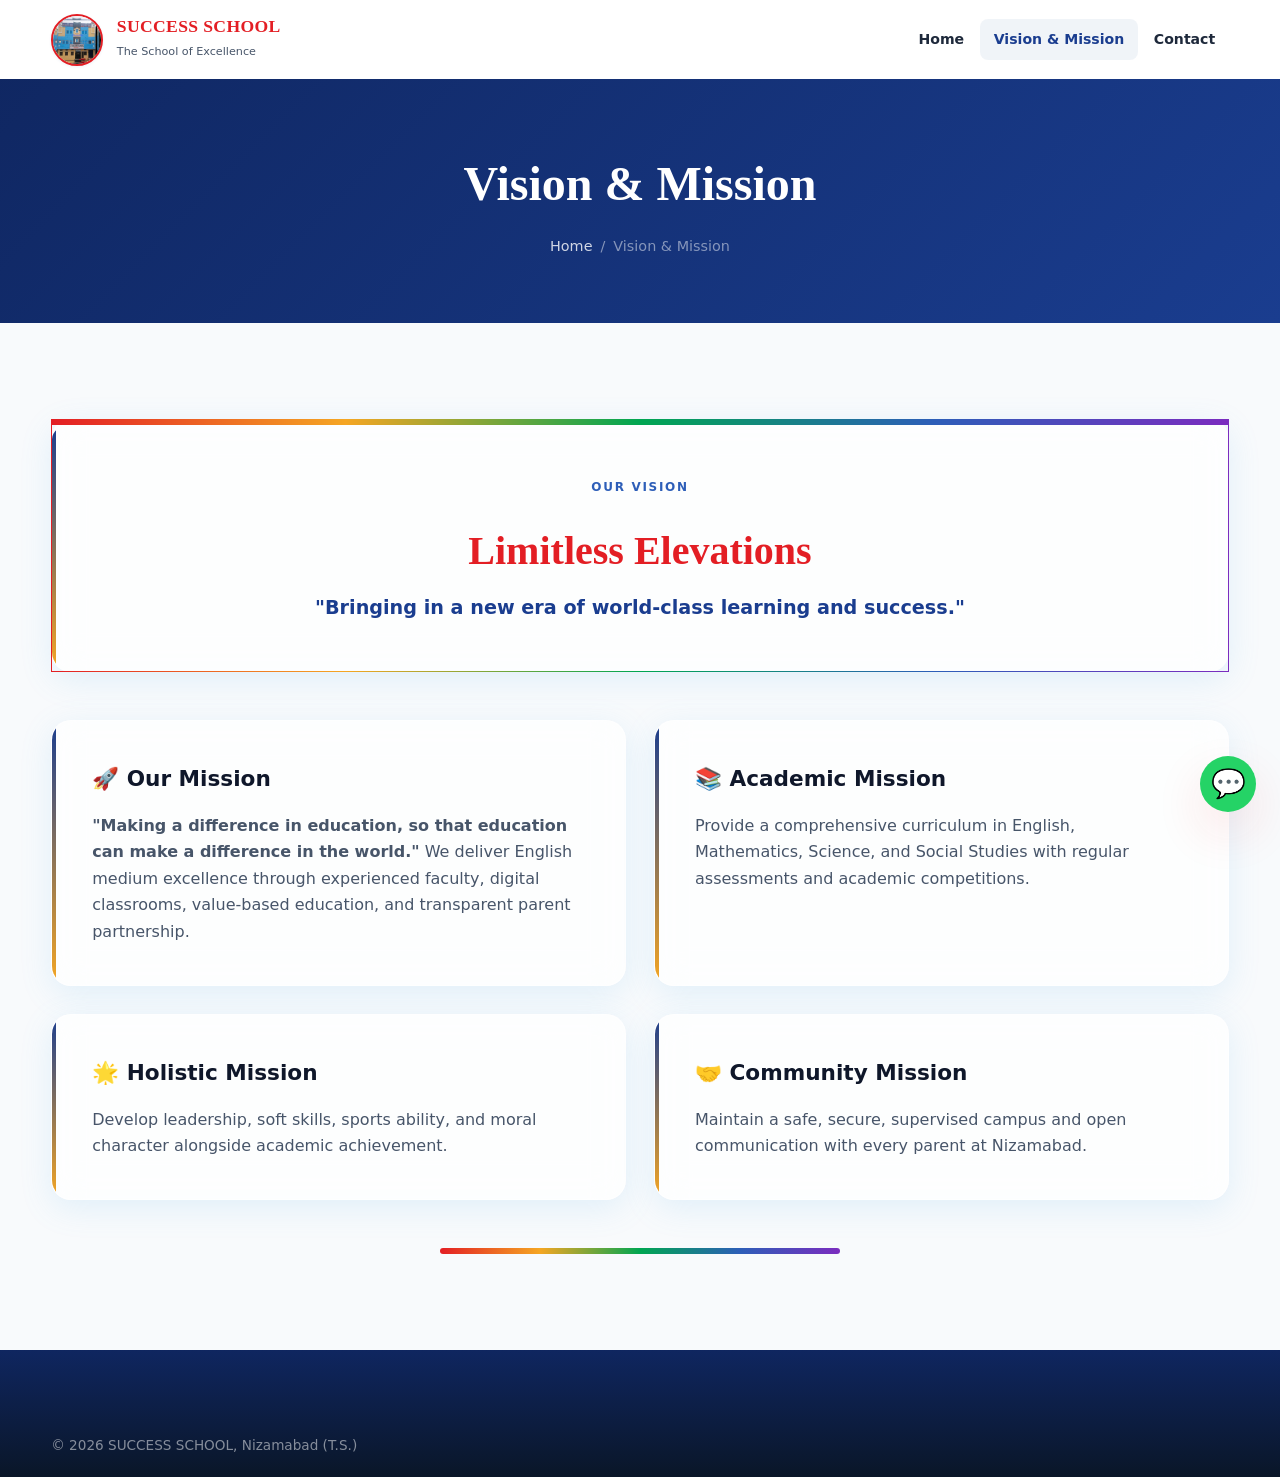
<file: vision-mission.html>
<!DOCTYPE html>
<html lang="en">
<head>
  <meta charset="UTF-8">
  <meta name="viewport" content="width=device-width, initial-scale=1.0">
  <meta name="description" content="Vision and Mission of SUCCESS SCHOOL — World-class learning and success, Nizamabad.">
  <title>Vision & Mission | SUCCESS SCHOOL</title>
  <link rel="stylesheet" href="css/main.css">
</head>
<body>
  <header class="header scrolled"><nav class="navbar"><div class="container">
    <a href="index.html" class="logo"><div class="logo-icon"><img src="assets/logo.jpg" alt="" width="52" height="52" onerror="this.parentElement.textContent='SS'"></div><div class="logo-text"><h1>SUCCESS SCHOOL</h1><span>The School of Excellence</span></div></a>
    <button class="nav-toggle" aria-label="Toggle menu"><span></span><span></span><span></span></button>
    <ul class="nav-menu"><li><a href="index.html">Home</a></li><li><a href="vision-mission.html" class="active">Vision & Mission</a></li><li><a href="contact.html">Contact</a></li></ul>
  </div></nav><div class="nav-overlay"></div></header>

  <main>
    <section class="page-hero"><div class="container reveal"><h1>Vision & Mission</h1><nav class="breadcrumb"><a href="index.html">Home</a><span>/</span><span>Vision & Mission</span></nav></div></section>

    <section class="section">
      <div class="container vm-cards reveal" style="grid-template-columns:1fr;margin-bottom:3rem;">
        <div class="vm-card glass" style="text-align:center;padding:3rem;border-top:6px solid;border-image:var(--rainbow) 1;">
          <span class="section-label">Our Vision</span>
          <h2 class="section-title" style="margin:1rem 0;color:var(--brand-red);">Limitless Elevations</h2>
          <p style="font-size:1.2rem;max-width:720px;margin:0 auto;font-weight:600;color:var(--primary);">"Bringing in a new era of world-class learning and success."</p>
        </div>
      </div>
      <div class="container vm-cards reveal">
        <div class="vm-card glass"><h3>🚀 Our Mission</h3><p><strong>"Making a difference in education, so that education can make a difference in the world."</strong> We deliver English medium excellence through experienced faculty, digital classrooms, value-based education, and transparent parent partnership.</p></div>
        <div class="vm-card glass"><h3>📚 Academic Mission</h3><p>Provide a comprehensive curriculum in English, Mathematics, Science, and Social Studies with regular assessments and academic competitions.</p></div>
        <div class="vm-card glass"><h3>🌟 Holistic Mission</h3><p>Develop leadership, soft skills, sports ability, and moral character alongside academic achievement.</p></div>
        <div class="vm-card glass"><h3>🤝 Community Mission</h3><p>Maintain a safe, secure, supervised campus and open communication with every parent at Nizamabad.</p></div>
      </div>
      <div class="rainbow-bar" style="margin-top:3rem;"></div>
    </section>
  </main>

  <footer class="footer"><div class="container"><div class="footer-bottom"><p>© 2026 SUCCESS SCHOOL, Nizamabad (T.S.)</p></div></div></footer>
  <a href="https://wa.me/919849808863" class="whatsapp-float" target="_blank" rel="noopener" aria-label="WhatsApp">💬</a>
  <button class="back-to-top" type="button">↑</button>
  <script src="js/main.js" defer></script>
</body>
</html>
</file>
<file: css/main.css>
/* SUCCESS SCHOOL — Brochure Brand Design System */
:root {
  --primary: #1a3d8f;
  --primary-dark: #0f2660;
  --primary-light: #2d5eb8;
  --brand-red: #e31e24;
  --brand-green: #00a651;
  --brand-sky: #5eb8e8;
  --brand-magenta: #c2187a;
  --accent: #f5a623;
  --accent-soft: #fff8e6;
  --rainbow: linear-gradient(90deg, #e31e24, #f5a623, #00a651, #2d5eb8, #7b2cbf);
  --white: #ffffff;
  --off-white: #f8fafc;
  --gray-50: #f1f5f9;
  --gray-100: #e2e8f0;
  --gray-200: #cbd5e1;
  --gray-400: #94a3b8;
  --gray-600: #475569;
  --gray-800: #1e293b;
  --gray-900: #0f172a;
  --success: #10b981;
  --shadow-sm: 0 1px 3px rgba(26, 61, 143, 0.08);
  --shadow-md: 0 8px 24px rgba(26, 61, 143, 0.12);
  --shadow-lg: 0 20px 50px rgba(227, 30, 36, 0.12);
  --shadow-glass: 0 8px 32px rgba(94, 184, 232, 0.15);
  --radius-sm: 8px;
  --radius-md: 12px;
  --radius-lg: 20px;
  --radius-xl: 28px;
  --font-sans: "Segoe UI", system-ui, -apple-system, BlinkMacSystemFont, sans-serif;
  --font-display: Georgia, "Times New Roman", serif;
  --header-h: 80px;
  --transition: 0.35s cubic-bezier(0.4, 0, 0.2, 1);
  --container: min(1200px, 92vw);
}

*, *::before, *::after { box-sizing: border-box; margin: 0; padding: 0; }
html { scroll-behavior: smooth; font-size: 16px; }
body {
  font-family: var(--font-sans);
  color: var(--gray-800);
  background: var(--off-white);
  line-height: 1.65;
  overflow-x: hidden;
}
img { max-width: 100%; height: auto; display: block; }
a { color: inherit; text-decoration: none; transition: color var(--transition); }
ul { list-style: none; }
button, input, select, textarea { font: inherit; }
.sr-only {
  position: absolute; width: 1px; height: 1px; padding: 0; margin: -1px;
  overflow: hidden; clip: rect(0,0,0,0); border: 0;
}
.container { width: var(--container); margin-inline: auto; }
.section { padding: clamp(3.5rem, 8vw, 6rem) 0; }
.section-header { text-align: center; max-width: 720px; margin: 0 auto 3rem; }
.section-label {
  display: inline-block;
  font-size: 0.75rem;
  font-weight: 700;
  letter-spacing: 0.14em;
  text-transform: uppercase;
  color: var(--primary-light);
  margin-bottom: 0.75rem;
}
.section-title {
  font-family: var(--font-display);
  font-size: clamp(1.75rem, 4vw, 2.5rem);
  color: var(--gray-900);
  line-height: 1.25;
  margin-bottom: 1rem;
}
.section-desc { color: var(--gray-600); font-size: 1.05rem; }

/* Buttons */
.btn {
  display: inline-flex;
  align-items: center;
  justify-content: center;
  gap: 0.5rem;
  padding: 0.85rem 1.75rem;
  font-weight: 600;
  font-size: 0.95rem;
  border-radius: var(--radius-md);
  border: 2px solid transparent;
  cursor: pointer;
  transition: all var(--transition);
}
.btn-primary {
  background: linear-gradient(135deg, var(--primary) 0%, var(--primary-light) 100%);
  color: var(--white);
  box-shadow: var(--shadow-md);
}
.btn-primary:hover {
  transform: translateY(-2px);
  box-shadow: var(--shadow-lg);
}
.btn-outline {
  background: transparent;
  border-color: var(--white);
  color: var(--white);
}
.btn-outline:hover { background: var(--white); color: var(--primary); }
.btn-secondary {
  background: var(--white);
  color: var(--primary);
  border-color: var(--primary);
}
.btn-secondary:hover { background: var(--primary); color: var(--white); }
.btn-accent {
  background: linear-gradient(135deg, var(--accent) 0%, #fbbf24 100%);
  color: var(--gray-900);
}
.btn-accent:hover { transform: translateY(-2px); box-shadow: var(--shadow-md); }

/* Glass card */
.glass {
  background: rgba(255, 255, 255, 0.72);
  backdrop-filter: blur(16px);
  -webkit-backdrop-filter: blur(16px);
  border: 1px solid rgba(255, 255, 255, 0.5);
  box-shadow: var(--shadow-glass);
}

/* Top bar */
.top-bar {
  background: var(--primary-dark);
  color: rgba(255,255,255,0.9);
  font-size: 0.8rem;
  padding: 0.45rem 0;
}
.top-bar .container {
  display: flex;
  flex-wrap: wrap;
  justify-content: space-between;
  align-items: center;
  gap: 0.5rem 1.5rem;
}
.top-bar a:hover { color: var(--accent); }
.top-bar-links { display: flex; gap: 1.25rem; flex-wrap: wrap; }

/* Header */
.header {
  position: fixed;
  top: 0;
  left: 0;
  right: 0;
  z-index: 1000;
  transition: all var(--transition);
}
.header.scrolled .navbar {
  background: rgba(255, 255, 255, 0.95);
  backdrop-filter: blur(20px);
  box-shadow: var(--shadow-md);
  padding: 0.65rem 0;
}
.header:not(.scrolled) .top-bar { display: block; }
.header.scrolled .top-bar { display: none; }
.navbar {
  background: var(--white);
  padding: 0.85rem 0;
  transition: all var(--transition);
}
.navbar .container {
  display: flex;
  align-items: center;
  justify-content: space-between;
  gap: 1rem;
}
.logo {
  display: flex;
  align-items: center;
  gap: 0.85rem;
  flex-shrink: 0;
}
.logo-icon {
  width: 52px;
  height: 52px;
  border-radius: 50%;
  overflow: hidden;
  flex-shrink: 0;
  box-shadow: var(--shadow-sm);
  border: 2px solid var(--brand-red);
}
.logo-icon img { width: 100%; height: 100%; object-fit: cover; }
.logo-text h1 {
  font-size: 1.1rem;
  font-weight: 800;
  color: var(--brand-red);
  line-height: 1.2;
  font-family: var(--font-display);
  letter-spacing: 0.02em;
}
.logo-text span { font-size: 0.7rem; color: var(--gray-600); font-weight: 500; }

.nav-menu {
  display: flex;
  align-items: center;
  gap: 0.15rem;
}
.nav-menu > li { position: relative; }
.nav-menu > li > a {
  display: block;
  padding: 0.55rem 0.85rem;
  font-size: 0.88rem;
  font-weight: 600;
  color: var(--gray-800);
  border-radius: var(--radius-sm);
}
.nav-menu > li > a:hover,
.nav-menu > li > a.active {
  color: var(--primary);
  background: rgba(12, 74, 140, 0.06);
}
.nav-cta { margin-left: 0.5rem; }

.nav-toggle {
  display: none;
  flex-direction: column;
  gap: 5px;
  background: none;
  border: none;
  cursor: pointer;
  padding: 0.5rem;
}
.nav-toggle span {
  width: 26px;
  height: 3px;
  background: var(--primary);
  border-radius: 2px;
  transition: var(--transition);
}
.nav-toggle.active span:nth-child(1) { transform: rotate(45deg) translate(6px, 6px); }
.nav-toggle.active span:nth-child(2) { opacity: 0; }
.nav-toggle.active span:nth-child(3) { transform: rotate(-45deg) translate(6px, -6px); }

/* Hero */
.hero {
  position: relative;
  min-height: 100vh;
  display: flex;
  align-items: center;
  padding-top: calc(var(--header-h) + 2rem);
  overflow: hidden;
}
.hero-bg {
  position: absolute;
  inset: 0;
  background: linear-gradient(180deg, #87ceeb 0%, #b8e4f8 40%, #e8f6fc 100%);
}
.hero-bg::after {
  content: '';
  position: absolute;
  inset: 0;
  background: url('https://images.unsplash.com/photo-1580582932707-520aed937b7b?w=1920&q=70') center/cover no-repeat;
  opacity: 0.25;
}
.hero-overlay {
  position: absolute;
  inset: 0;
  background: linear-gradient(135deg, rgba(15, 38, 96, 0.88) 0%, rgba(26, 61, 143, 0.78) 45%, rgba(94, 184, 232, 0.55) 100%);
}
.hero-school-name {
  font-family: var(--font-display);
  font-size: clamp(2.5rem, 8vw, 4.5rem);
  font-weight: 800;
  color: #ff4d4d;
  text-shadow: 2px 2px 0 rgba(0,0,0,0.15);
  line-height: 1.05;
  margin-bottom: 0.35rem;
  animation: fadeUp 0.8s ease forwards;
}
.hero-tagline {
  font-size: clamp(1.1rem, 3vw, 1.65rem);
  color: var(--brand-sky);
  font-weight: 700;
  font-style: italic;
  margin-bottom: 1rem;
  animation: fadeUp 0.8s 0.1s ease forwards;
  opacity: 0;
}
.hero-medium {
  display: inline-block;
  background: var(--brand-green);
  color: var(--white);
  font-weight: 800;
  font-size: 0.95rem;
  letter-spacing: 0.08em;
  padding: 0.45rem 1.1rem;
  border-radius: 6px;
  margin-bottom: 1rem;
  animation: fadeUp 0.8s 0.2s ease forwards;
  opacity: 0;
}
.hero-admission-badge {
  display: inline-flex;
  align-items: baseline;
  gap: 0.35rem;
  margin-bottom: 1.25rem;
  animation: fadeUp 0.8s 0.25s ease forwards;
  opacity: 0;
}
.hero-admission-badge .admissions-text {
  font-size: 1.75rem;
  font-weight: 900;
  color: var(--brand-red);
  letter-spacing: 0.05em;
}
.hero-admission-badge .open-text {
  font-family: "Segoe Script", "Brush Script MT", cursive;
  font-size: 2.25rem;
  color: var(--brand-sky);
  font-weight: 400;
}
.hero-recognition {
  font-size: 0.9rem;
  color: rgba(255,255,255,0.95);
  margin-bottom: 1.25rem;
  animation: fadeUp 0.8s 0.3s ease forwards;
  opacity: 0;
}
.rainbow-bar {
  height: 6px;
  background: var(--rainbow);
  border-radius: 3px;
  margin: 2rem auto 0;
  max-width: 400px;
}
.hero .container { position: relative; z-index: 2; }
.hero-content { max-width: 680px; }
.hero-badge {
  display: inline-flex;
  align-items: center;
  gap: 0.5rem;
  padding: 0.5rem 1rem;
  background: rgba(255,255,255,0.15);
  border: 1px solid rgba(255,255,255,0.25);
  border-radius: 50px;
  color: var(--white);
  font-size: 0.85rem;
  font-weight: 600;
  margin-bottom: 1.5rem;
  animation: fadeUp 0.8s ease forwards;
}
.hero h2 {
  font-family: var(--font-display);
  font-size: clamp(2.25rem, 6vw, 3.75rem);
  color: var(--white);
  line-height: 1.15;
  margin-bottom: 1.25rem;
  animation: fadeUp 0.8s 0.15s ease forwards;
  opacity: 0;
}
.hero p {
  font-size: clamp(1rem, 2vw, 1.2rem);
  color: rgba(255,255,255,0.9);
  margin-bottom: 2rem;
  max-width: 540px;
  animation: fadeUp 0.8s 0.3s ease forwards;
  opacity: 0;
}
.hero-btns {
  display: flex;
  flex-wrap: wrap;
  gap: 1rem;
  animation: fadeUp 0.8s 0.45s ease forwards;
  opacity: 0;
}
.hero-scroll {
  position: absolute;
  bottom: 2rem;
  left: 50%;
  transform: translateX(-50%);
  color: rgba(255,255,255,0.7);
  font-size: 0.75rem;
  text-align: center;
  z-index: 2;
  animation: bounce 2s infinite;
}
.hero-scroll::after {
  content: '';
  display: block;
  width: 2px;
  height: 40px;
  background: rgba(255,255,255,0.5);
  margin: 0.5rem auto 0;
  border-radius: 2px;
}

/* Stats */
.stats {
  margin-top: -4rem;
  position: relative;
  z-index: 10;
  padding-bottom: 2rem;
}
.stats-grid {
  display: grid;
  grid-template-columns: repeat(4, 1fr);
  gap: 1.25rem;
}
.stat-card {
  padding: 2rem 1.5rem;
  border-radius: var(--radius-lg);
  text-align: center;
  transition: transform var(--transition);
}
.stat-card:hover { transform: translateY(-6px); }
.stat-icon {
  width: 56px;
  height: 56px;
  margin: 0 auto 1rem;
  background: linear-gradient(135deg, var(--primary) 0%, var(--primary-light) 100%);
  border-radius: 50%;
  display: flex;
  align-items: center;
  justify-content: center;
  font-size: 1.5rem;
}
.stat-number {
  font-size: 2.5rem;
  font-weight: 800;
  color: var(--primary);
  line-height: 1;
  margin-bottom: 0.35rem;
}
.stat-card:not(:nth-child(4)) .stat-number::after { content: '+'; font-size: 1.5rem; }
.stat-card:nth-child(4) .stat-number::after { content: '%'; font-size: 1.5rem; }
.stat-label { font-size: 0.9rem; color: var(--gray-600); font-weight: 600; }

/* Cards grid */
.cards-grid {
  display: grid;
  grid-template-columns: repeat(auto-fit, minmax(280px, 1fr));
  gap: 1.75rem;
}
.card {
  background: var(--white);
  border-radius: var(--radius-lg);
  overflow: hidden;
  box-shadow: var(--shadow-sm);
  transition: all var(--transition);
  border: 1px solid var(--gray-100);
}
.card:hover {
  transform: translateY(-8px);
  box-shadow: var(--shadow-lg);
}
.card-img { height: 200px; overflow: hidden; }
.card-img img {
  width: 100%;
  height: 100%;
  object-fit: cover;
  transition: transform 0.6s ease;
}
.card:hover .card-img img { transform: scale(1.08); }
.card-body { padding: 1.5rem; }
.card-body h3 {
  font-size: 1.15rem;
  color: var(--gray-900);
  margin-bottom: 0.65rem;
}
.card-body p { color: var(--gray-600); font-size: 0.95rem; }
.card-link {
  display: inline-flex;
  align-items: center;
  gap: 0.35rem;
  margin-top: 1rem;
  font-weight: 700;
  color: var(--primary);
  font-size: 0.9rem;
}
.card-link:hover { gap: 0.6rem; }

/* About preview */
.about-preview {
  display: grid;
  grid-template-columns: 1fr 1fr;
  gap: 3rem;
  align-items: center;
}
.about-preview-img {
  position: relative;
  border-radius: var(--radius-xl);
  overflow: hidden;
  box-shadow: var(--shadow-lg);
}
.about-preview-img img { width: 100%; aspect-ratio: 4/3; object-fit: cover; }
.about-badge {
  position: absolute;
  bottom: 1.5rem;
  right: 1.5rem;
  padding: 1.25rem 1.5rem;
  border-radius: var(--radius-md);
  text-align: center;
}
.about-badge strong {
  display: block;
  font-size: 2rem;
  color: var(--primary);
  line-height: 1;
}
.about-badge span { font-size: 0.8rem; color: var(--gray-600); font-weight: 600; }
.feature-list { margin: 1.5rem 0; }
.feature-list li {
  display: flex;
  align-items: flex-start;
  gap: 0.75rem;
  margin-bottom: 0.85rem;
  color: var(--gray-600);
}
.feature-list li::before {
  content: '✓';
  flex-shrink: 0;
  width: 24px;
  height: 24px;
  background: rgba(16, 185, 129, 0.15);
  color: var(--success);
  border-radius: 50%;
  display: flex;
  align-items: center;
  justify-content: center;
  font-size: 0.75rem;
  font-weight: 800;
}

/* Principal preview */
.principal-preview {
  background: linear-gradient(180deg, var(--gray-50) 0%, var(--white) 100%);
}
.principal-box {
  display: grid;
  grid-template-columns: 280px 1fr;
  gap: 2.5rem;
  align-items: center;
  padding: 2.5rem;
  border-radius: var(--radius-xl);
}
.principal-photo {
  border-radius: var(--radius-lg);
  overflow: hidden;
  box-shadow: var(--shadow-md);
}
.principal-photo img { aspect-ratio: 3/4; object-fit: cover; width: 100%; }
.principal-quote {
  font-family: var(--font-display);
  font-size: 1.25rem;
  font-style: italic;
  color: var(--gray-800);
  line-height: 1.7;
  margin-bottom: 1.5rem;
  position: relative;
  padding-left: 1.5rem;
  border-left: 4px solid var(--accent);
}
.principal-name { font-weight: 800; color: var(--primary); font-size: 1.1rem; }
.principal-role { color: var(--gray-600); font-size: 0.9rem; }

/* Vision mission cards */
.vm-cards { display: grid; grid-template-columns: repeat(2, 1fr); gap: 1.75rem; }
.vm-card {
  padding: 2.5rem;
  border-radius: var(--radius-lg);
  position: relative;
  overflow: hidden;
}
.vm-card::before {
  content: '';
  position: absolute;
  top: 0;
  left: 0;
  width: 4px;
  height: 100%;
  background: linear-gradient(180deg, var(--primary) 0%, var(--accent) 100%);
}
.vm-card h3 { font-size: 1.35rem; margin-bottom: 1rem; color: var(--gray-900); }
.vm-card p { color: var(--gray-600); }

/* Programs */
.programs-grid {
  display: grid;
  grid-template-columns: repeat(3, 1fr);
  gap: 1.5rem;
}
.program-card {
  padding: 2rem;
  border-radius: var(--radius-lg);
  background: var(--white);
  border: 1px solid var(--gray-100);
  transition: all var(--transition);
  position: relative;
}
.program-card::after {
  content: '';
  position: absolute;
  bottom: 0;
  left: 0;
  right: 0;
  height: 4px;
  background: linear-gradient(90deg, var(--primary), var(--primary-light));
  transform: scaleX(0);
  transition: transform var(--transition);
  border-radius: 0 0 var(--radius-lg) var(--radius-lg);
}
.program-card:hover::after { transform: scaleX(1); }
.program-card:hover { box-shadow: var(--shadow-md); transform: translateY(-4px); }
.program-icon {
  font-size: 2.25rem;
  margin-bottom: 1rem;
}
.program-card h3 { margin-bottom: 0.65rem; color: var(--gray-900); }
.program-card p { font-size: 0.9rem; color: var(--gray-600); }

/* Facilities showcase */
.facilities-scroll {
  display: grid;
  grid-template-columns: repeat(4, 1fr);
  gap: 1.25rem;
}
.facility-item {
  position: relative;
  border-radius: var(--radius-lg);
  overflow: hidden;
  aspect-ratio: 1;
  cursor: pointer;
}
.facility-item img {
  width: 100%;
  height: 100%;
  object-fit: cover;
  transition: transform 0.5s ease;
}
.facility-item:hover img { transform: scale(1.1); }
.facility-overlay {
  position: absolute;
  inset: 0;
  background: linear-gradient(0deg, rgba(8,51,88,0.9) 0%, transparent 60%);
  display: flex;
  align-items: flex-end;
  padding: 1.25rem;
}
.facility-overlay h4 { color: var(--white); font-size: 1rem; font-weight: 700; }

/* Achievements */
.achievement-tabs {
  display: flex;
  justify-content: center;
  gap: 0.5rem;
  margin-bottom: 2rem;
  flex-wrap: wrap;
}
.achievement-tabs button {
  padding: 0.6rem 1.25rem;
  border: 2px solid var(--gray-100);
  background: var(--white);
  border-radius: 50px;
  font-weight: 600;
  font-size: 0.85rem;
  cursor: pointer;
  transition: all var(--transition);
  color: var(--gray-600);
}
.achievement-tabs button.active,
.achievement-tabs button:hover {
  background: var(--primary);
  border-color: var(--primary);
  color: var(--white);
}
.achievement-panel { display: none; }
.achievement-panel.active { display: block; animation: fadeIn 0.4s ease; }

/* Notice board */
.notice-board {
  display: grid;
  grid-template-columns: 1fr 1.2fr;
  gap: 2rem;
  align-items: start;
}
.notice-list { background: var(--white); border-radius: var(--radius-lg); overflow: hidden; box-shadow: var(--shadow-sm); }
.notice-item {
  display: flex;
  gap: 1rem;
  padding: 1.15rem 1.5rem;
  border-bottom: 1px solid var(--gray-100);
  transition: background var(--transition);
}
.notice-item:hover { background: var(--gray-50); }
.notice-date {
  flex-shrink: 0;
  text-align: center;
  padding: 0.5rem 0.75rem;
  background: var(--primary);
  color: var(--white);
  border-radius: var(--radius-sm);
  font-size: 0.75rem;
  font-weight: 700;
  line-height: 1.3;
}
.notice-date span { display: block; font-size: 1.25rem; }
.notice-content h4 { font-size: 0.95rem; margin-bottom: 0.25rem; color: var(--gray-900); }
.notice-content p { font-size: 0.85rem; color: var(--gray-600); }
.notice-tag {
  display: inline-block;
  font-size: 0.7rem;
  font-weight: 700;
  padding: 0.2rem 0.5rem;
  background: var(--accent-soft);
  color: #b45309;
  border-radius: 4px;
  margin-top: 0.35rem;
}

/* News events */
.news-grid {
  display: grid;
  grid-template-columns: repeat(3, 1fr);
  gap: 1.75rem;
}
.news-card .card-meta {
  display: flex;
  gap: 1rem;
  font-size: 0.8rem;
  color: var(--gray-400);
  margin-bottom: 0.5rem;
}

/* Gallery preview */
.gallery-preview {
  display: grid;
  grid-template-columns: repeat(4, 1fr);
  grid-template-rows: repeat(2, 180px);
  gap: 0.75rem;
}
.gallery-preview .gallery-item {
  border-radius: var(--radius-md);
  overflow: hidden;
  cursor: pointer;
  position: relative;
}
.gallery-preview .gallery-item:first-child {
  grid-column: span 2;
  grid-row: span 2;
}
.gallery-preview img {
  width: 100%;
  height: 100%;
  object-fit: cover;
  transition: transform 0.5s ease;
}
.gallery-preview .gallery-item:hover img { transform: scale(1.05); }
.gallery-preview .gallery-item::after {
  content: '';
  position: absolute;
  inset: 0;
  background: rgba(12, 74, 140, 0);
  transition: background var(--transition);
}
.gallery-preview .gallery-item:hover::after { background: rgba(12, 74, 140, 0.25); }

/* Testimonials */
.testimonials { background: linear-gradient(135deg, var(--primary-dark) 0%, var(--primary) 100%); color: var(--white); }
.testimonials .section-title,
.testimonials .section-label { color: var(--white); }
.testimonials .section-label { color: var(--accent); }
.testimonials .section-desc { color: rgba(255,255,255,0.8); }
.testimonial-slider { position: relative; max-width: 800px; margin: 0 auto; }
.testimonial-track { overflow: hidden; }
.testimonial-slides { display: flex; transition: transform 0.5s ease; }
.testimonial-slide {
  min-width: 100%;
  padding: 2rem;
  text-align: center;
}
.testimonial-slide blockquote {
  font-family: var(--font-display);
  font-size: clamp(1.1rem, 2.5vw, 1.4rem);
  font-style: italic;
  line-height: 1.7;
  margin-bottom: 1.5rem;
  opacity: 0.95;
}
.testimonial-author { font-weight: 700; font-size: 1rem; }
.testimonial-role { font-size: 0.85rem; opacity: 0.75; margin-top: 0.25rem; }
.testimonial-dots {
  display: flex;
  justify-content: center;
  gap: 0.5rem;
  margin-top: 1.5rem;
}
.testimonial-dots button {
  width: 10px;
  height: 10px;
  border-radius: 50%;
  border: none;
  background: rgba(255,255,255,0.35);
  cursor: pointer;
  transition: all var(--transition);
}
.testimonial-dots button.active { background: var(--accent); width: 28px; border-radius: 5px; }
.testimonial-nav {
  position: absolute;
  top: 50%;
  transform: translateY(-50%);
  width: 44px;
  height: 44px;
  border: 2px solid rgba(255,255,255,0.4);
  background: rgba(255,255,255,0.1);
  color: var(--white);
  border-radius: 50%;
  cursor: pointer;
  font-size: 1.25rem;
  transition: all var(--transition);
}
.testimonial-nav:hover { background: var(--white); color: var(--primary); border-color: var(--white); }
.testimonial-prev { left: -1rem; }
.testimonial-next { right: -1rem; }

/* CTA */
.cta-section {
  background: linear-gradient(135deg, var(--primary) 0%, var(--primary-light) 100%);
  padding: clamp(3rem, 6vw, 5rem) 0;
  text-align: center;
  position: relative;
  overflow: hidden;
}
.cta-section::before {
  content: '';
  position: absolute;
  width: 400px;
  height: 400px;
  background: rgba(255,255,255,0.08);
  border-radius: 50%;
  top: -200px;
  right: -100px;
}
.cta-section h2 {
  font-family: var(--font-display);
  font-size: clamp(1.75rem, 4vw, 2.5rem);
  color: var(--white);
  margin-bottom: 1rem;
  position: relative;
}
.cta-section p {
  color: rgba(255,255,255,0.9);
  max-width: 560px;
  margin: 0 auto 1.75rem;
  position: relative;
}
.cta-btns { display: flex; gap: 1rem; justify-content: center; flex-wrap: wrap; position: relative; }

/* Footer */
.footer {
  background: linear-gradient(180deg, var(--primary-dark) 0%, #0a1628 100%);
  color: rgba(255,255,255,0.85);
  padding-top: 4rem;
}
.footer-contact-strip {
  background: var(--brand-magenta);
  padding: 1.25rem 0;
  margin-top: 2rem;
}
.footer-contact-strip .container {
  display: flex;
  flex-wrap: wrap;
  justify-content: center;
  gap: 1rem 2rem;
  font-weight: 600;
  font-size: 0.95rem;
}
.facilities-highlights {
  display: grid;
  grid-template-columns: repeat(auto-fit, minmax(300px, 1fr));
  gap: 1.25rem;
}
.highlight-card {
  display: flex;
  gap: 1rem;
  padding: 1.35rem;
  background: var(--white);
  border-radius: var(--radius-md);
  border-left: 4px solid var(--brand-green);
  box-shadow: var(--shadow-sm);
  transition: all var(--transition);
}
.highlight-card:hover {
  transform: translateX(6px);
  box-shadow: var(--shadow-md);
}
.highlight-card .icon {
  font-size: 1.75rem;
  flex-shrink: 0;
}
.highlight-card h4 {
  font-size: 0.95rem;
  color: var(--gray-900);
  margin-bottom: 0.35rem;
}
.highlight-card p {
  font-size: 0.85rem;
  color: var(--gray-600);
  line-height: 1.5;
}
.cta-section.rainbow-cta {
  background: linear-gradient(135deg, var(--primary) 0%, var(--brand-sky) 50%, var(--brand-green) 100%);
}
.top-bar .admissions-pill {
  background: var(--brand-red);
  color: white;
  padding: 0.2rem 0.65rem;
  border-radius: 50px;
  font-weight: 700;
  animation: pulse 2s infinite;
}
@keyframes pulse {
  0%, 100% { opacity: 1; }
  50% { opacity: 0.85; }
}
.footer-grid {
  display: grid;
  grid-template-columns: 1.5fr repeat(3, 1fr);
  gap: 2.5rem;
  padding-bottom: 3rem;
  border-bottom: 1px solid rgba(255,255,255,0.1);
}
.footer .logo-text h1 { color: var(--white); }
.footer .logo-text span { color: rgba(255,255,255,0.6); }
.footer-about p { margin-top: 1rem; font-size: 0.9rem; line-height: 1.7; color: rgba(255,255,255,0.7); }
.footer h4 {
  color: var(--white);
  font-size: 1rem;
  margin-bottom: 1.25rem;
  position: relative;
  padding-bottom: 0.65rem;
}
.footer h4::after {
  content: '';
  position: absolute;
  left: 0;
  bottom: 0;
  width: 40px;
  height: 3px;
  background: var(--accent);
  border-radius: 2px;
}
.footer-links li { margin-bottom: 0.6rem; }
.footer-links a {
  font-size: 0.9rem;
  color: rgba(255,255,255,0.7);
}
.footer-links a:hover { color: var(--accent); padding-left: 4px; }
.footer-contact li {
  display: flex;
  gap: 0.75rem;
  margin-bottom: 0.85rem;
  font-size: 0.9rem;
  color: rgba(255,255,255,0.7);
}
.footer-bottom {
  padding: 1.25rem 0;
  display: flex;
  flex-wrap: wrap;
  justify-content: space-between;
  align-items: center;
  gap: 1rem;
  font-size: 0.85rem;
  color: rgba(255,255,255,0.5);
}
.social-links { display: flex; gap: 0.75rem; margin-top: 1rem; }
.social-links a {
  width: 40px;
  height: 40px;
  border-radius: 50%;
  background: rgba(255,255,255,0.1);
  display: flex;
  align-items: center;
  justify-content: center;
  font-size: 0.9rem;
  transition: all var(--transition);
}
.social-links a:hover { background: var(--primary-light); transform: translateY(-3px); }

/* Page hero (inner pages) */
.page-hero {
  padding: calc(var(--header-h) + 4rem) 0 4rem;
  background: linear-gradient(135deg, var(--primary-dark) 0%, var(--primary) 100%);
  text-align: center;
  position: relative;
  overflow: hidden;
}
.page-hero::before {
  content: '';
  position: absolute;
  inset: 0;
  background: url('https://images.unsplash.com/photo-1580582932707-520aed937b7b?w=1920&q=60') center/cover;
  opacity: 0.15;
}
.page-hero .container { position: relative; z-index: 1; }
.page-hero h1 {
  font-family: var(--font-display);
  font-size: clamp(2rem, 5vw, 3rem);
  color: var(--white);
  margin-bottom: 0.75rem;
}
.breadcrumb {
  display: flex;
  justify-content: center;
  gap: 0.5rem;
  font-size: 0.9rem;
  color: rgba(255,255,255,0.8);
}
.breadcrumb a:hover { color: var(--accent); }
.breadcrumb span { opacity: 0.6; }

/* Timeline */
.timeline {
  position: relative;
  max-width: 800px;
  margin: 0 auto;
  padding-left: 2rem;
}
.timeline::before {
  content: '';
  position: absolute;
  left: 0;
  top: 0;
  bottom: 0;
  width: 3px;
  background: linear-gradient(180deg, var(--primary) 0%, var(--primary-light) 100%);
  border-radius: 3px;
}
.timeline-item {
  position: relative;
  padding-bottom: 2.5rem;
  padding-left: 2rem;
}
.timeline-item::before {
  content: '';
  position: absolute;
  left: -2rem;
  top: 0.35rem;
  width: 16px;
  height: 16px;
  background: var(--accent);
  border: 3px solid var(--white);
  border-radius: 50%;
  box-shadow: var(--shadow-md);
  transform: translateX(-6.5px);
}
.timeline-item h3 { color: var(--primary); margin-bottom: 0.5rem; font-size: 1.1rem; }
.timeline-item p { color: var(--gray-600); font-size: 0.95rem; }

/* Forms */
.form-section {
  display: grid;
  grid-template-columns: 1fr 1fr;
  gap: 3rem;
  align-items: start;
}
.form-card {
  padding: 2.5rem;
  border-radius: var(--radius-xl);
  background: var(--white);
  box-shadow: var(--shadow-md);
}
.form-group { margin-bottom: 1.25rem; }
.form-group label {
  display: block;
  font-weight: 600;
  font-size: 0.9rem;
  margin-bottom: 0.4rem;
  color: var(--gray-800);
}
.form-group input,
.form-group select,
.form-group textarea {
  width: 100%;
  padding: 0.85rem 1rem;
  border: 2px solid var(--gray-100);
  border-radius: var(--radius-sm);
  transition: border-color var(--transition);
}
.form-group input:focus,
.form-group select:focus,
.form-group textarea:focus {
  outline: none;
  border-color: var(--primary-light);
}
.form-group textarea { min-height: 120px; resize: vertical; }

/* FAQ */
.faq-list { max-width: 800px; margin: 0 auto; }
.faq-item {
  background: var(--white);
  border-radius: var(--radius-md);
  margin-bottom: 0.75rem;
  overflow: hidden;
  box-shadow: var(--shadow-sm);
  border: 1px solid var(--gray-100);
}
.faq-question {
  width: 100%;
  padding: 1.25rem 1.5rem;
  text-align: left;
  background: none;
  border: none;
  font-weight: 700;
  font-size: 1rem;
  color: var(--gray-900);
  cursor: pointer;
  display: flex;
  justify-content: space-between;
  align-items: center;
  gap: 1rem;
}
.faq-question::after {
  content: '+';
  font-size: 1.5rem;
  color: var(--primary);
  transition: transform var(--transition);
}
.faq-item.active .faq-question::after { transform: rotate(45deg); }
.faq-answer {
  max-height: 0;
  overflow: hidden;
  transition: max-height 0.4s ease;
}
.faq-answer-inner {
  padding: 0 1.5rem 1.25rem;
  color: var(--gray-600);
  font-size: 0.95rem;
}

/* Downloads */
.downloads-grid {
  display: grid;
  grid-template-columns: repeat(auto-fit, minmax(260px, 1fr));
  gap: 1.5rem;
}
.download-card {
  display: flex;
  align-items: center;
  gap: 1.25rem;
  padding: 1.5rem;
  background: var(--white);
  border-radius: var(--radius-lg);
  border: 1px solid var(--gray-100);
  transition: all var(--transition);
}
.download-card:hover {
  border-color: var(--primary-light);
  box-shadow: var(--shadow-md);
  transform: translateY(-4px);
}
.download-icon {
  width: 56px;
  height: 56px;
  background: rgba(220, 38, 38, 0.1);
  color: #dc2626;
  border-radius: var(--radius-sm);
  display: flex;
  align-items: center;
  justify-content: center;
  font-size: 1.5rem;
  flex-shrink: 0;
}
.download-info h3 { font-size: 1rem; margin-bottom: 0.25rem; }
.download-info p { font-size: 0.8rem; color: var(--gray-600); }

/* Staff cards */
.staff-grid {
  display: grid;
  grid-template-columns: repeat(auto-fill, minmax(260px, 1fr));
  gap: 1.75rem;
}
.staff-card {
  background: var(--white);
  border-radius: var(--radius-lg);
  overflow: hidden;
  text-align: center;
  box-shadow: var(--shadow-sm);
  transition: all var(--transition);
  border: 1px solid var(--gray-100);
}
.staff-card:hover { transform: translateY(-6px); box-shadow: var(--shadow-lg); }
.staff-card img {
  width: 100%;
  height: 220px;
  object-fit: cover;
  object-position: top;
}
.staff-card-body { padding: 1.5rem; }
.staff-card h3 { font-size: 1.1rem; color: var(--gray-900); margin-bottom: 0.25rem; }
.staff-card .role { color: var(--primary); font-weight: 600; font-size: 0.85rem; margin-bottom: 0.75rem; }
.staff-meta { font-size: 0.8rem; color: var(--gray-600); text-align: left; }
.staff-meta li { margin-bottom: 0.35rem; padding-left: 1rem; position: relative; }
.staff-meta li::before { content: '•'; position: absolute; left: 0; color: var(--primary); }

/* Gallery filter */
.gallery-filters {
  display: flex;
  justify-content: center;
  flex-wrap: wrap;
  gap: 0.5rem;
  margin-bottom: 2rem;
}
.gallery-filters button {
  padding: 0.55rem 1.15rem;
  border: 2px solid var(--gray-100);
  background: var(--white);
  border-radius: 50px;
  font-weight: 600;
  font-size: 0.85rem;
  cursor: pointer;
  transition: all var(--transition);
}
.gallery-filters button.active,
.gallery-filters button:hover {
  background: var(--primary);
  border-color: var(--primary);
  color: var(--white);
}
.gallery-grid {
  display: grid;
  grid-template-columns: repeat(auto-fill, minmax(280px, 1fr));
  gap: 1rem;
}
.gallery-grid .gallery-item {
  aspect-ratio: 4/3;
  border-radius: var(--radius-md);
  overflow: hidden;
  cursor: pointer;
  position: relative;
}
.gallery-grid .gallery-item.hidden { display: none; }
.gallery-grid img { width: 100%; height: 100%; object-fit: cover; }

/* Lightbox */
.lightbox {
  position: fixed;
  inset: 0;
  background: rgba(15, 23, 42, 0.95);
  z-index: 2000;
  display: flex;
  align-items: center;
  justify-content: center;
  opacity: 0;
  visibility: hidden;
  transition: all var(--transition);
}
.lightbox.active { opacity: 1; visibility: visible; }
.lightbox img {
  max-width: 90vw;
  max-height: 85vh;
  border-radius: var(--radius-md);
  box-shadow: var(--shadow-lg);
}
.lightbox-close {
  position: absolute;
  top: 1.5rem;
  right: 1.5rem;
  width: 48px;
  height: 48px;
  background: var(--white);
  border: none;
  border-radius: 50%;
  font-size: 1.5rem;
  cursor: pointer;
  color: var(--gray-900);
}
.lightbox-prev, .lightbox-next {
  position: absolute;
  top: 50%;
  transform: translateY(-50%);
  width: 50px;
  height: 50px;
  background: rgba(255,255,255,0.15);
  border: 2px solid rgba(255,255,255,0.4);
  color: var(--white);
  border-radius: 50%;
  font-size: 1.5rem;
  cursor: pointer;
}
.lightbox-prev { left: 1.5rem; }
.lightbox-next { right: 1.5rem; }

/* Video gallery */
.video-grid {
  display: grid;
  grid-template-columns: repeat(auto-fit, minmax(320px, 1fr));
  gap: 1.5rem;
}
.video-card {
  border-radius: var(--radius-lg);
  overflow: hidden;
  background: var(--white);
  box-shadow: var(--shadow-sm);
}
.video-thumb {
  position: relative;
  aspect-ratio: 16/9;
  background: var(--gray-800);
  cursor: pointer;
}
.video-thumb img { width: 100%; height: 100%; object-fit: cover; opacity: 0.85; }
.video-play {
  position: absolute;
  inset: 0;
  display: flex;
  align-items: center;
  justify-content: center;
}
.video-play span {
  width: 64px;
  height: 64px;
  background: var(--primary);
  color: var(--white);
  border-radius: 50%;
  display: flex;
  align-items: center;
  justify-content: center;
  font-size: 1.5rem;
  box-shadow: var(--shadow-lg);
}
.video-card h4 { padding: 1rem 1.25rem; font-size: 1rem; }

/* Search */
.search-bar {
  max-width: 500px;
  margin: 0 auto 2.5rem;
  position: relative;
}
.search-bar input {
  width: 100%;
  padding: 1rem 1rem 1rem 3rem;
  border: 2px solid var(--gray-100);
  border-radius: 50px;
  background: var(--white);
  box-shadow: var(--shadow-sm);
}
.search-bar input:focus { outline: none; border-color: var(--primary); }
.search-bar::before {
  content: '🔍';
  position: absolute;
  left: 1.15rem;
  top: 50%;
  transform: translateY(-50%);
  font-size: 1rem;
}

/* Map */
.map-container {
  border-radius: var(--radius-lg);
  overflow: hidden;
  box-shadow: var(--shadow-md);
  height: 400px;
  background: var(--gray-100);
}
.map-container iframe { width: 100%; height: 100%; border: 0; }

/* Contact grid */
.contact-grid {
  display: grid;
  grid-template-columns: 1fr 1.2fr;
  gap: 2.5rem;
}
.contact-info-card {
  padding: 1.75rem;
  background: var(--white);
  border-radius: var(--radius-lg);
  margin-bottom: 1.25rem;
  border-left: 4px solid var(--primary);
  box-shadow: var(--shadow-sm);
}
.contact-info-card h4 { color: var(--primary); margin-bottom: 0.5rem; font-size: 1rem; }
.contact-info-card p { color: var(--gray-600); font-size: 0.95rem; }

/* Calendar table */
.calendar-table {
  width: 100%;
  border-collapse: collapse;
  background: var(--white);
  border-radius: var(--radius-lg);
  overflow: hidden;
  box-shadow: var(--shadow-sm);
}
.calendar-table th,
.calendar-table td {
  padding: 1rem 1.25rem;
  text-align: left;
  border-bottom: 1px solid var(--gray-100);
}
.calendar-table th {
  background: var(--primary);
  color: var(--white);
  font-weight: 600;
}
.calendar-table tr:hover td { background: var(--gray-50); }

/* Two col content */
.content-two-col {
  display: grid;
  grid-template-columns: 1fr 1fr;
  gap: 3rem;
  align-items: center;
}
.content-block h3 { font-size: 1.35rem; margin-bottom: 1rem; color: var(--gray-900); }
.content-block p { color: var(--gray-600); margin-bottom: 1rem; }

/* Floating buttons */
.whatsapp-float {
  position: fixed;
  bottom: 5.5rem;
  right: 1.5rem;
  width: 56px;
  height: 56px;
  background: #25d366;
  color: var(--white);
  border-radius: 50%;
  display: flex;
  align-items: center;
  justify-content: center;
  font-size: 1.75rem;
  box-shadow: var(--shadow-lg);
  z-index: 999;
  transition: transform var(--transition);
}
.whatsapp-float:hover { transform: scale(1.1); }
.back-to-top {
  position: fixed;
  bottom: 1.5rem;
  right: 1.5rem;
  width: 48px;
  height: 48px;
  background: var(--primary);
  color: var(--white);
  border: none;
  border-radius: 50%;
  cursor: pointer;
  font-size: 1.25rem;
  box-shadow: var(--shadow-md);
  z-index: 999;
  opacity: 0;
  visibility: hidden;
  transition: all var(--transition);
}
.back-to-top.visible { opacity: 1; visibility: visible; }
.back-to-top:hover { background: var(--primary-dark); transform: translateY(-4px); }

/* Reveal animation */
.reveal {
  opacity: 0;
  transform: translateY(30px);
  transition: opacity 0.7s ease, transform 0.7s ease;
}
.reveal.visible {
  opacity: 1;
  transform: translateY(0);
}

@keyframes fadeUp {
  from { opacity: 0; transform: translateY(24px); }
  to { opacity: 1; transform: translateY(0); }
}
@keyframes fadeIn {
  from { opacity: 0; }
  to { opacity: 1; }
}
@keyframes bounce {
  0%, 100% { transform: translateX(-50%) translateY(0); }
  50% { transform: translateX(-50%) translateY(8px); }
}

/* Responsive */
@media (max-width: 1024px) {
  .stats-grid { grid-template-columns: repeat(2, 1fr); }
  .programs-grid { grid-template-columns: repeat(2, 1fr); }
  .facilities-scroll { grid-template-columns: repeat(2, 1fr); }
  .news-grid { grid-template-columns: repeat(2, 1fr); }
  .footer-grid { grid-template-columns: repeat(2, 1fr); }
  .about-preview, .notice-board, .form-section, .contact-grid, .content-two-col { grid-template-columns: 1fr; }
  .principal-box { grid-template-columns: 1fr; text-align: center; }
  .principal-photo { max-width: 280px; margin: 0 auto; }
  .gallery-preview { grid-template-columns: repeat(2, 1fr); grid-template-rows: auto; }
  .gallery-preview .gallery-item:first-child { grid-column: span 1; grid-row: span 1; }
}

@media (max-width: 768px) {
  :root { --header-h: 70px; }
  .nav-toggle { display: flex; }
  .nav-menu {
    position: fixed;
    top: 0;
    right: -100%;
    width: min(320px, 85vw);
    height: 100vh;
    background: var(--white);
    flex-direction: column;
    align-items: stretch;
    padding: 5rem 1.5rem 2rem;
    box-shadow: -10px 0 40px rgba(0,0,0,0.15);
    transition: right var(--transition);
    overflow-y: auto;
    z-index: 1001;
  }
  .nav-menu.active { right: 0; }
  .nav-menu > li > a { padding: 0.85rem 1rem; font-size: 1rem; }
  .nav-cta { margin: 1rem 0 0; }
  .nav-cta .btn { width: 100%; }
  .nav-overlay {
    position: fixed;
    inset: 0;
    background: rgba(15,23,42,0.5);
    z-index: 1000;
    opacity: 0;
    visibility: hidden;
    transition: all var(--transition);
  }
  .nav-overlay.active { opacity: 1; visibility: visible; }
  .stats-grid { grid-template-columns: 1fr; margin-top: -2rem; }
  .vm-cards { grid-template-columns: 1fr; }
  .programs-grid { grid-template-columns: 1fr; }
  .news-grid { grid-template-columns: 1fr; }
  .gallery-preview { grid-template-columns: 1fr; }
  .testimonial-prev { left: 0; }
  .testimonial-next { right: 0; }
  .footer-grid { grid-template-columns: 1fr; }
  .hero { min-height: 90vh; }
}

@media (prefers-reduced-motion: reduce) {
  *, *::before, *::after {
    animation-duration: 0.01ms !important;
    transition-duration: 0.01ms !important;
  }
  html { scroll-behavior: auto; }
}
</file>
